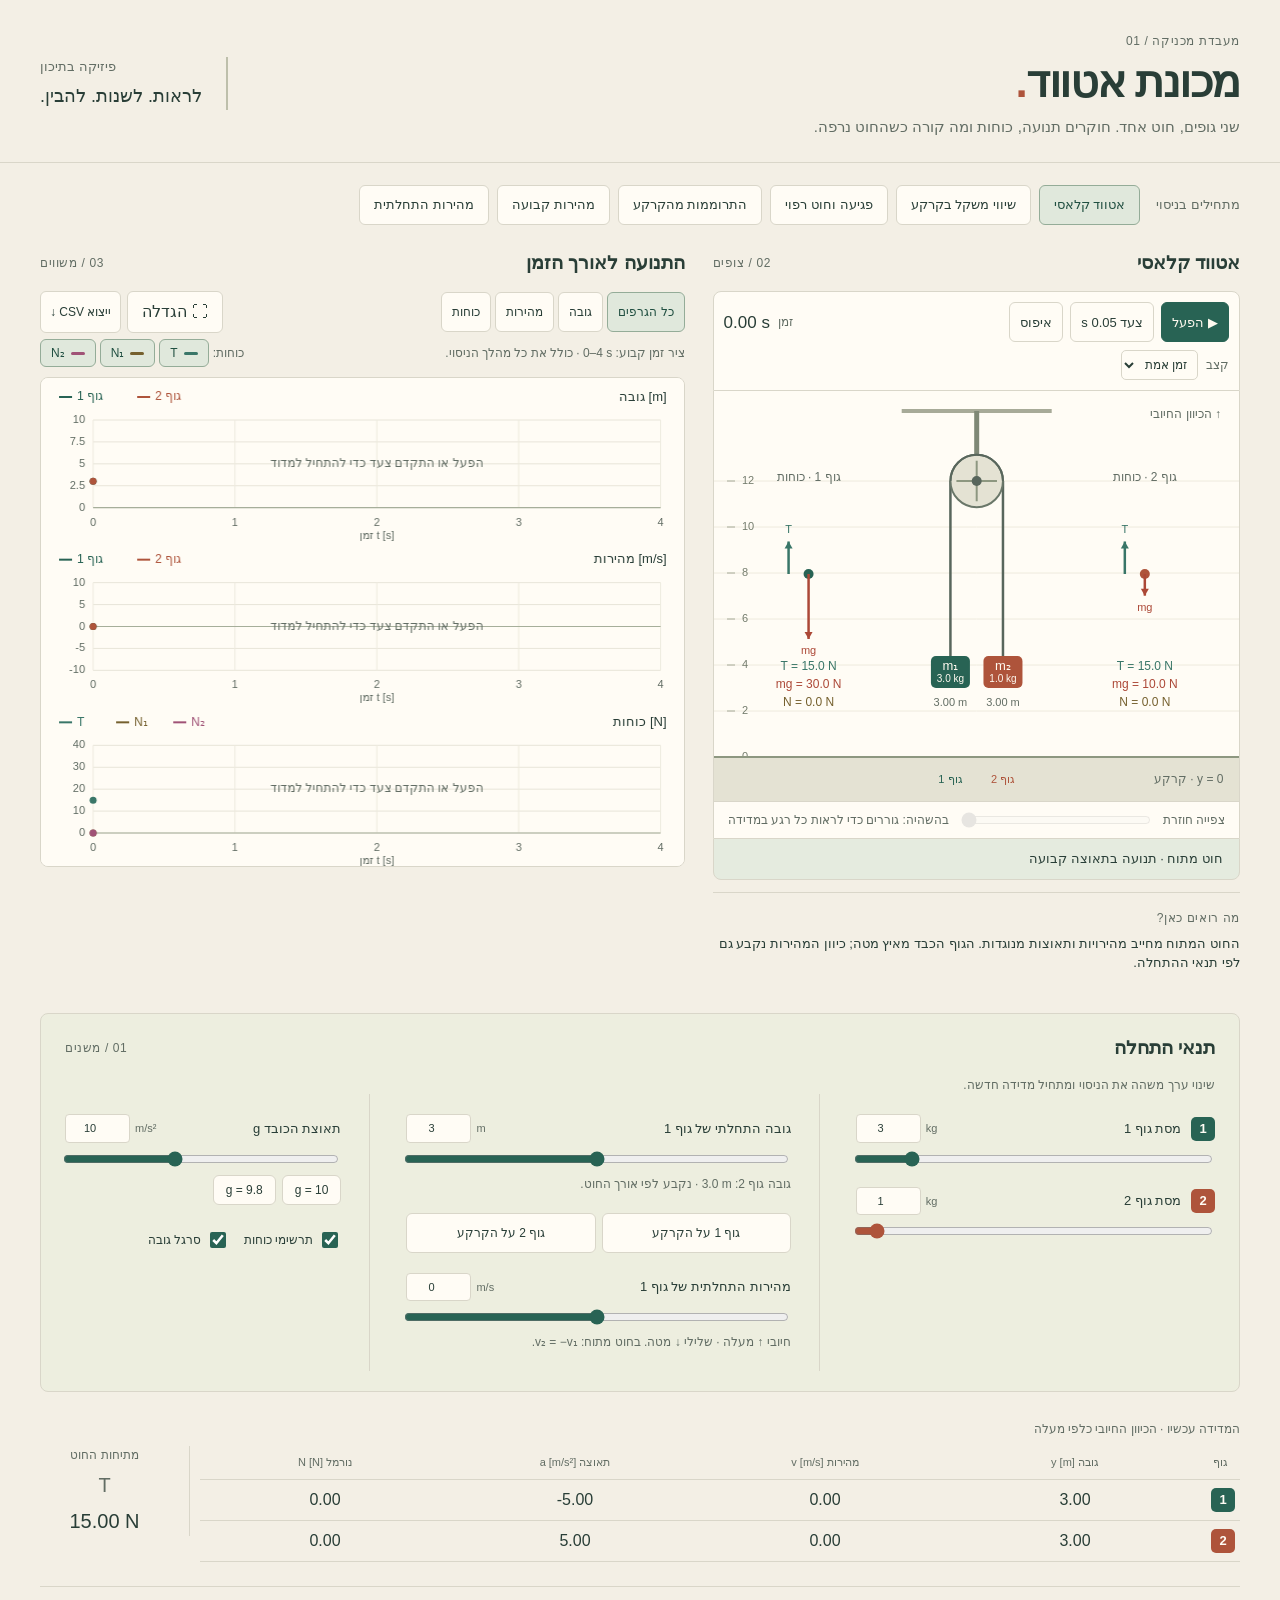
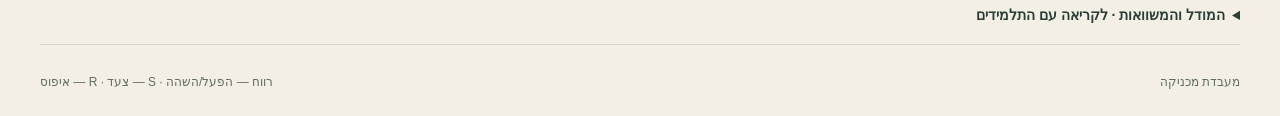
<file: index.html>
<!doctype html>
<html lang="he" dir="rtl">
<head><meta charset="utf-8"><meta name="viewport" content="width=device-width, initial-scale=1">
<title>מכונת אטווד · מעבדת מכניקה</title><link rel="stylesheet" href="style.css"></head>
<body>
<header class="app-header">
  <div class="brand"><span class="eyebrow">מעבדת מכניקה / 01</span><h1>מכונת אטווד<span class="title-dot">.</span></h1>
  <p>שני גופים, חוט אחד. חוקרים תנועה, כוחות ומה קורה כשהחוט נרפה.</p></div>
  <div class="header-note"><span>פיזיקה בתיכון</span><strong>לראות. לשנות. להבין.</strong></div>
</header>
<main>
<nav class="presets-bar" aria-label="בחירת ניסוי">
<span class="presets-label">מתחילים בניסוי</span>
<button class="preset-btn active" data-preset="classic" aria-pressed="true">אטווד קלאסי</button>
<button class="preset-btn" data-preset="ground_equilibrium" aria-pressed="false">שיווי משקל בקרקע</button>
<button class="preset-btn" data-preset="ground_impact" aria-pressed="false">פגיעה וחוט רפוי</button>
<button class="preset-btn" data-preset="liftoff" aria-pressed="false">התרוממות מהקרקע</button>
<button class="preset-btn" data-preset="equal_velocity" aria-pressed="false">מהירות קבועה</button>
<button class="preset-btn" data-preset="downward_push" aria-pressed="false">מהירות התחלתית</button>
</nav>
<div class="workspace">

<section class="experiment" aria-label="הדמיה ונתונים">
<div class="section-heading"><h2 id="experimentTitle">אטווד קלאסי</h2><span class="eyebrow">02 / צופים</span></div>
<div class="sim-toolbar">
<div class="action-buttons"><button id="btnPlayPause" class="btn-primary">▶ הפעל</button><button id="btnStep">צעד 0.05 s</button><button id="btnReset">איפוס</button></div>
<label class="speed-control" for="speedSelect">קצב <select id="speedSelect"><option value="1">זמן אמת</option><option value="0.5">×0.5</option><option value="0.2">×0.2</option></select></label>
<div class="time-readout"><span>זמן</span><bdi id="valTime">0.00 s</bdi></div></div>
<div class="canvas-container"><canvas id="simCanvas" role="img" aria-label="מכונת אטווד: גוף 1 משמאל, גוף 2 מימין, חוט וגלגלת. גובה נמדד מתחתית הגוף עד הקרקע."></canvas>
<span class="direction-note">↑ הכיוון החיובי</span></div>
<div class="replay-bar"><label for="replaySlider">צפייה חוזרת</label><input id="replaySlider" type="range" min="0" max="0" step="any" value="0" disabled aria-describedby="replayHint">
<button id="btnLive" hidden>חזרה לסוף ⇥</button><span id="replayHint" class="replay-hint">בהשהיה: גוררים כדי לראות כל רגע במדידה</span></div>
<div id="valStateBadge" class="status-badge" role="status">חוט מתוח</div>
<div class="learning-note"><span class="eyebrow">מה רואים כאן?</span><p id="stateExplanation"></p></div>
</section>
<section class="graphs-section" aria-label="גרפים של הניסוי">
<div class="section-heading"><h2>התנועה לאורך הזמן</h2><span class="eyebrow">03 / משווים</span></div>
<div class="graphs-header"><div class="graph-tabs" role="group" aria-label="סוג הגרף">
<button id="tabAll" class="tab-btn active" aria-pressed="true">כל הגרפים</button><button id="tabPos" class="tab-btn" aria-pressed="false">גובה</button><button id="tabVel" class="tab-btn" aria-pressed="false">מהירות</button><button id="tabForce" class="tab-btn" aria-pressed="false">כוחות</button></div>
<div class="graph-actions"><button id="btnExpand" aria-pressed="false" title="הגדלת הגרפים לכל החלון · רווח — הפעל/השהה · Esc — סגירה">⛶ הגדלה</button><button id="btnExportCSV">ייצוא CSV ↓</button></div></div>
<div class="graph-subbar"><p class="hint" id="graphPlanNote">ציר הזמן נקבע מראש לפי תנאי הניסוי ונשאר קבוע.</p>
<div id="forceToggles" class="series-toggles" role="group" aria-label="כוחות שמוצגים בגרף"><span>כוחות:</span><button class="series-btn" data-series="T" aria-pressed="true"><i style="--c:#397668"></i>T</button><button class="series-btn" data-series="N1" aria-pressed="true"><i style="--c:#75602e"></i>N₁</button><button class="series-btn" data-series="N2" aria-pressed="true"><i style="--c:#a05276"></i>N₂</button></div></div>
<div class="graph-canvas-container"><canvas id="graphCanvas" role="img" aria-label="גרפי גובה, מהירות ומתיחות ונורמל של שני הגופים כתלות בזמן"></canvas></div>
</section>
<aside class="controls-sidebar" aria-label="הגדרות הניסוי">
<div class="section-heading"><h2>תנאי התחלה</h2><span class="eyebrow">01 / משנים</span></div>
<p class="hint">שינוי ערך משהה את הניסוי ומתחיל מדידה חדשה.</p>
<div class="settings-grid">
<section class="settings-group" aria-label="מסות"><div class="control-group"><div class="control-header"><label for="inputM1"><span class="body-mark m1">1</span> מסת גוף 1</label>
<div class="control-input-wrap"><input id="inputM1" type="number" min="0.1" max="20" step="0.1" value="3"><span>kg</span></div></div>
<input aria-label="מסת גוף 1" id="sliderM1" type="range" min="0.1" max="20" step="0.1" value="3"></div>
<div class="control-group"><div class="control-header"><label for="inputM2"><span class="body-mark m2">2</span> מסת גוף 2</label>
<div class="control-input-wrap"><input id="inputM2" type="number" min="0.1" max="20" step="0.1" value="1"><span>kg</span></div></div>
<input aria-label="מסת גוף 2" id="sliderM2" type="range" min="0.1" max="20" step="0.1" value="1"></div>
</section>
<section class="settings-group" aria-label="מיקום ומהירות"><div class="control-group"><div class="control-header"><label for="inputY1">גובה התחלתי של גוף 1</label>
<div class="control-input-wrap"><input id="inputY1" type="number" min="0" max="6" step="0.1" value="3"><span>m</span></div></div>
<input aria-label="גובה התחלתי גוף 1" id="sliderY1" type="range" min="0" max="6" step="0.1" value="3">
<p class="hint">גובה גוף 2: <bdi id="initY2Label">3.0 m</bdi> · נקבע לפי אורך החוט.</p></div>
<div class="ground-actions"><button id="btnGround1">גוף 1 על הקרקע</button><button id="btnGround2">גוף 2 על הקרקע</button></div>
<div class="control-group"><div class="control-header"><label for="inputV1">מהירות התחלתית של גוף 1</label>
<div class="control-input-wrap"><input id="inputV1" type="number" min="-10" max="10" step="0.5" value="0"><span>m/s</span></div></div>
<input aria-label="מהירות התחלתית גוף 1" id="sliderV1" type="range" min="-10" max="10" step="0.5" value="0">
<p class="hint">חיובי ↑ מעלה · שלילי ↓ מטה. בחוט מתוח: <bdi>v₂ = −v₁</bdi>.</p></div>
</section>
<section class="settings-group" aria-label="כבידה ותצוגה"><div class="control-group"><div class="control-header"><label for="inputG">תאוצת הכובד <bdi>g</bdi></label>
<div class="control-input-wrap"><input id="inputG" type="number" min="0" max="25" step="0.1" value="10"><span>m/s²</span></div></div>
<input aria-label="תאוצת הכובד" id="sliderG" type="range" min="0" max="25" step="0.1" value="10">
<div class="quick-buttons"><button id="btnG10">g = 10</button><button id="btnG98">g = 9.8</button></div></div>
<div class="display-options"><label><input id="toggleFBD" type="checkbox" checked> תרשימי כוחות</label>
<label><input id="toggleRuler" type="checkbox" checked> סרגל גובה</label></div>
</section>
</div>
<p id="configNotice" class="notice" role="status" hidden></p>
</aside>
<section class="measurements-section" aria-label="מדידות הניסוי בזמן אמת">
<div class="measurement-table"><table><caption>המדידה עכשיו · הכיוון החיובי כלפי מעלה</caption><thead><tr><th>גוף</th><th>גובה <bdi>y [m]</bdi></th><th>מהירות <bdi>v [m/s]</bdi></th><th>תאוצה <bdi>a [m/s²]</bdi></th><th>נורמל <bdi>N [N]</bdi></th></tr></thead>
<tbody><tr class="row-m1"><th><span class="body-mark m1">1</span></th><td id="valY1"></td><td id="valV1"></td><td id="valA1"></td><td id="valN1"></td></tr>
<tr class="row-m2"><th><span class="body-mark m2">2</span></th><td id="valY2"></td><td id="valV2"></td><td id="valA2"></td><td id="valN2"></td></tr></tbody></table>
<div class="tension-readout"><span>מתיחות החוט <bdi>T</bdi></span><bdi id="valT">15.00 N</bdi></div></div>
</section>
</div>
<details id="theorySection" class="theory-section"><summary>המודל והמשוואות · לקריאה עם התלמידים</summary>
<div class="theory-content"><div><h3>כשהחוט מתוח ושני הגופים באוויר</h3><p>הכיוון החיובי מעלה לשני הגופים. התאוצות מנוגדות, גם כשהמהירות רגעית אפס.</p>
<div id="formulaBoxA" class="formula"></div><div id="formulaBoxT" class="formula"></div></div>
<div><h3>קרקע, חוט רפוי ומתקף</h3><p>גוף נח על הקרקע: <bdi>N + T − mg = 0</bdi>. בחוט רפוי: <bdi>T = 0</bdi>, ובאוויר <bdi>a = −g</bdi>. פגיעה בקרקע ומתיחת חוט מחדש מטופלות כאירועים לא אלסטיים; האנרגיה המכנית אינה נשמרת בהם. הגרפים מציגים כוחות רגילים לפני ואחרי האירוע; המתקף הרגעי אינו מוצג כשיא כוח סופי.</p>
<p>המודל משתמש בגלגלת ובחוט חסרי מסה וללא חיכוך. גובה נמדד מתחתית הגוף; גדלי הגופים והחיצים הם להמחשה. <span id="apparatusNote"></span> הקשת הקבועה סביב הגלגלת אינה נכללת באורך זה.</p></div></div>
</details>
<footer>מעבדת מכניקה <span>רווח — הפעל/השהה · S — צעד · R — איפוס</span></footer>
</main>
<script src="physics.js"></script><script src="planning.js"></script><script src="renderer.js"></script><script src="charts.js"></script><script src="app.js"></script>
</body></html>
</file>
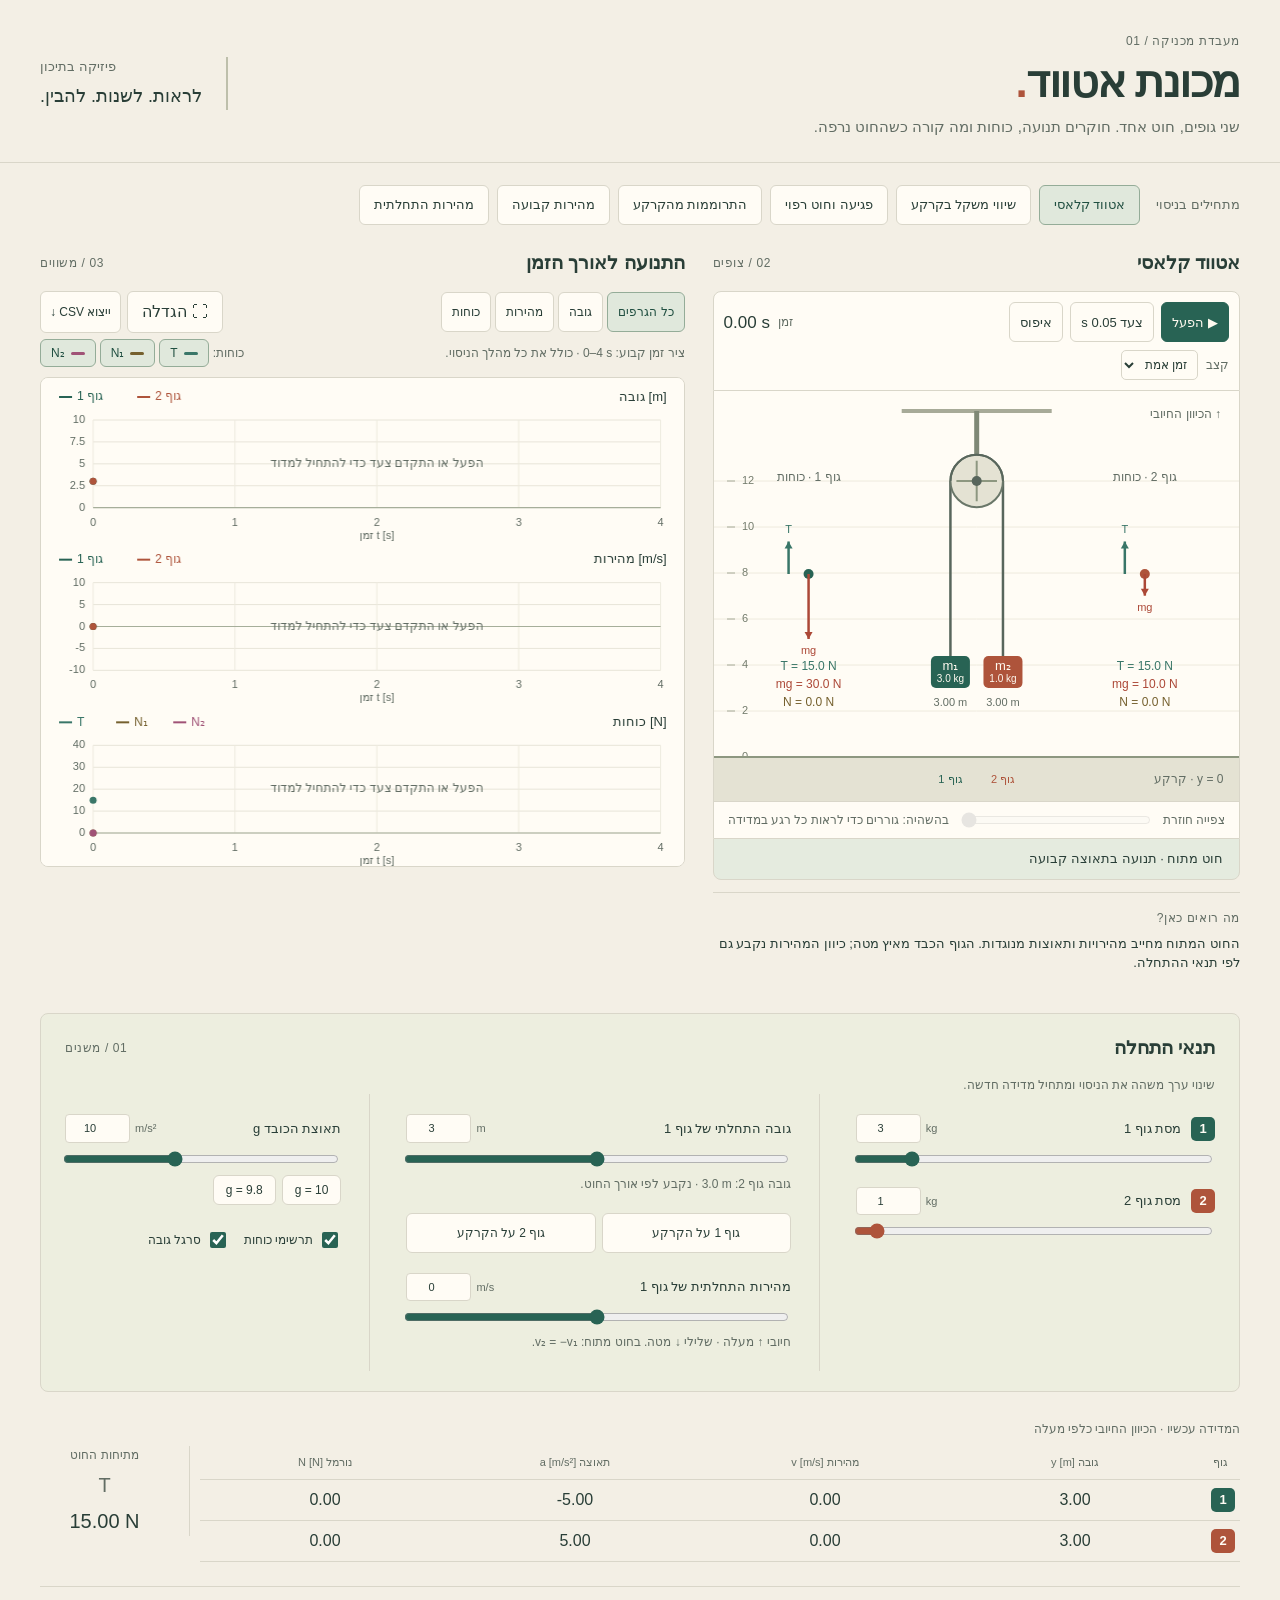
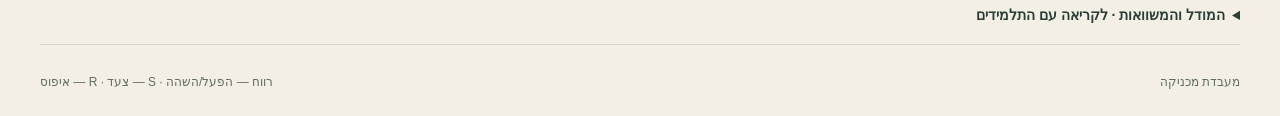
<file: atwood-lab.html>
<!doctype html>
<html lang="he" dir="rtl">
<head><meta charset="utf-8"><meta name="viewport" content="width=device-width, initial-scale=1">
<title>מכונת אטווד · מעבדת מכניקה</title><style>
:root{--paper:#f3efe5;--surface:#fffcf5;--ink:#293e37;--muted:#626d64;--line:#d9d6c9;--green:#286354;--clay:#ae543b;--color-m1:#286354;--color-m2:#ae543b}
*{box-sizing:border-box}body{margin:0;background:var(--paper);color:var(--ink);font-family:"Segoe UI",Arial,sans-serif;line-height:1.5}button,input,select{font:inherit}button,select{cursor:pointer}button{background:var(--surface);color:var(--ink);border:1px solid var(--line);border-radius:6px;padding:8px 14px;min-height:40px;transition:background .15s}button:hover{background:#e9eadf}button.active,button[aria-pressed=true]{background:#e0e8dc;border-color:#94ac98;color:#204f41}button:disabled{opacity:.5;cursor:default}:focus-visible{outline:3px solid #c17d35;outline-offset:3px}button.btn-primary{background:var(--green);border-color:var(--green);color:#fffaf0}button.btn-primary:hover{background:#204f41}.app-header{max-width:1450px;margin:auto;padding:28px 40px 23px;display:flex;align-items:center;justify-content:space-between;gap:24px;border-bottom:1px solid var(--line)}.eyebrow{font-size:12px;letter-spacing:.05em;color:var(--muted)}h1{font-size:44px;line-height:1.1;margin:6px 0 10px;font-weight:650;letter-spacing:-1.5px}.title-dot{color:var(--clay)}.brand p{margin:0;color:var(--muted);font-size:15px}.header-note{text-align:left;border-right:2px solid #bdbfab;padding-right:24px}.header-note span,.header-note strong{display:block}.header-note span{color:var(--muted);font-size:13px}.header-note strong{font-size:18px;font-weight:500;margin-top:6px}main{max-width:1450px;margin:auto;padding:22px 40px 0}.presets-bar{display:flex;flex-wrap:wrap;align-items:center;gap:8px;margin-bottom:24px}.presets-label{font-size:13px;color:var(--muted);margin-left:8px}.preset-btn{font-size:13px}.workspace{display:grid;grid-template-columns:300px minmax(0,1fr);gap:30px}.controls-sidebar{padding:0 0 8px 28px;border-left:1px solid var(--line);min-width:0}.section-heading{display:flex;align-items:center;justify-content:space-between;gap:16px;margin-bottom:14px}h2{font-size:19px;font-weight:600;margin:0}h3{font-size:16px;font-weight:600;margin:0 0 8px}.hint{font-size:12px;color:var(--muted);margin:8px 0 15px}.control-group{margin:20px 0}.control-header{display:flex;align-items:center;justify-content:space-between;gap:8px;margin-bottom:8px}.control-header label{font-size:13px}.body-mark{display:inline-flex;align-items:center;justify-content:center;width:24px;height:24px;border-radius:5px;color:var(--surface);font-size:13px;font-weight:650;margin-left:6px}.m1{background:var(--green)}.m2{background:var(--clay)}.control-input-wrap{display:flex;align-items:center;direction:ltr;gap:5px;font-size:11px;color:var(--muted)}input[type=number]{width:65px;padding:5px 3px;border:1px solid var(--line);border-radius:4px;background:var(--surface);color:var(--ink);text-align:center;direction:ltr;font-variant-numeric:tabular-nums}input[type=range]{display:block;width:100%;accent-color:var(--green);direction:ltr;cursor:pointer}#sliderM2{accent-color:var(--clay)}input[type=checkbox]{accent-color:var(--green);width:16px;height:16px}.quick-buttons{display:flex;gap:6px;margin-top:8px}.quick-buttons button{font-size:12px;min-height:30px;padding:3px 12px}.ground-actions{display:flex;gap:6px}.ground-actions button{font-size:12px;padding:7px 9px;flex:1}hr{border:0;border-top:1px solid var(--line);margin:22px 0}.display-options{display:flex;flex-wrap:wrap;gap:15px;font-size:12px}.display-options label{display:flex;gap:5px;align-items:center}.notice{background:#f6e5ce;color:#744719;font-size:12px;border-right:3px solid #ba7c38;padding:10px}.experiment{min-width:0}.sim-toolbar{display:flex;align-items:center;flex-wrap:wrap;gap:16px;background:var(--surface);padding:12px 16px;border:1px solid var(--line);border-radius:8px 8px 0 0}.action-buttons{display:flex;gap:7px}.action-buttons button{font-size:13px}.speed-control{font-size:12px;color:var(--muted);display:flex;gap:8px;align-items:center}select{padding:6px;background:var(--surface);color:var(--ink);border:1px solid var(--line);border-radius:5px}.time-readout{display:flex;align-items:center;gap:8px;margin-right:auto;font-size:12px;color:var(--muted)}.time-readout bdi{font-size:20px;color:var(--ink);font-variant-numeric:tabular-nums}.canvas-container{height:410px;position:relative;border-left:1px solid var(--line);border-right:1px solid var(--line);background:var(--surface)}canvas{display:block;width:100%;height:100%}.direction-note{position:absolute;right:18px;top:14px;font-size:12px;color:var(--muted)}.status-badge{padding:10px 16px;border:1px solid var(--line);border-radius:0 0 8px 8px;background:#e5ebdf;font-size:13px}.status-slack{background:#f5e5d2;color:#774626}.status-limit{background:#f5e5d2;color:#774626}.measurement-table{display:flex;align-items:center;gap:20px;margin-top:18px}table{border-collapse:collapse;width:100%;font-size:13px;table-layout:fixed}caption{text-align:right;font-size:12px;color:var(--muted);margin-bottom:8px}th,td{padding:8px 4px;text-align:center;border-bottom:1px solid var(--line)}thead th{font-size:11px;font-weight:500;color:var(--muted)}tbody td{direction:ltr;font-variant-numeric:tabular-nums;font-size:16px}th:first-child{width:40px}.tension-readout{flex:0 0 135px;border-right:1px solid var(--line);padding-right:20px;text-align:center}.tension-readout span{display:block;font-size:12px;color:var(--muted)}.tension-readout bdi{display:block;font-size:25px;margin-top:8px;font-variant-numeric:tabular-nums}.learning-note{display:flex;align-items:baseline;gap:16px;margin-top:18px;padding:12px 0;border-top:1px solid var(--line)}.learning-note .eyebrow{flex-shrink:0}.learning-note p{margin:0;font-size:13px;color:var(--ink)}.graphs-section{margin-top:34px;padding-top:25px;border-top:1px solid var(--line)}.graphs-header{display:flex;align-items:center;justify-content:space-between;gap:14px;flex-wrap:wrap}.graph-tabs{display:flex;gap:5px}.graph-tabs button{font-size:13px}#btnExportCSV{font-size:12px}.graph-canvas-container{height:510px;background:var(--surface);border:1px solid var(--line);border-radius:8px;overflow:hidden}.theory-section{margin:24px 0;border-top:1px solid var(--line);border-bottom:1px solid var(--line);padding:18px 0}.theory-section summary{cursor:pointer;font-size:14px;font-weight:600}.theory-content{display:grid;grid-template-columns:1fr 1fr;gap:40px;margin-top:22px}.theory-content p{font-size:13px;color:var(--muted)}.formula{direction:ltr;text-align:left;font-size:15px;font-family:Consolas,monospace;background:var(--surface);padding:10px;margin-top:8px;overflow-wrap:anywhere}footer{display:flex;justify-content:space-between;color:var(--muted);font-size:12px;padding:4px 0 25px}bdi{font-variant-numeric:tabular-nums}
@media(min-width:1500px){.canvas-container{height:460px}}
@media(max-width:1050px){main{padding:20px 24px 0}.app-header{padding:25px 24px}.workspace{grid-template-columns:260px minmax(0,1fr);gap:20px}.controls-sidebar{padding-left:20px}.measurement-table{gap:8px}.tension-readout{flex-basis:100px;padding-right:8px}.sim-toolbar{gap:10px}.time-readout{margin-right:0}.header-note{display:none}}
@media(max-width:760px){h1{font-size:36px}.app-header{padding:23px 18px}.brand p{font-size:13px}main{padding:18px 16px 0}.workspace{display:flex;flex-direction:column}.controls-sidebar{border:1px solid var(--line);border-radius:8px;padding:16px;background:#edeedf;order:2}.experiment{order:1}.presets-label{width:100%}.preset-btn{flex:1 1 135px}.canvas-container{height:400px}.sim-toolbar{padding:10px}.time-readout{margin-right:auto}.measurement-table{flex-wrap:wrap}.tension-readout{border:0;display:flex;align-items:center;gap:15px;padding:0}.tension-readout bdi{margin:0;font-size:21px}.learning-note{display:block}.learning-note p{margin-top:5px}.theory-content{grid-template-columns:1fr;gap:20px}footer{gap:16px;flex-wrap:wrap}.graph-canvas-container{height:590px}.graphs-section{margin-top:25px}}
@media(max-width:380px){.action-buttons button{padding:7px 9px;font-size:12px}.graph-tabs{width:100%}.graph-tabs button{flex:1;padding:7px}tbody td{font-size:14px}.measurement-table{gap:12px}.section-heading .eyebrow{font-size:10px}}


/* Simultaneous motion and live graphs on classroom / laptop screens. */
@media (min-width:761px){
  main,.app-header{max-width:1650px}
  .workspace{grid-template-columns:240px minmax(0,1fr) minmax(0,1fr);gap:22px;align-items:start}
  .controls-sidebar{padding-left:20px}
  .experiment{grid-column:2;grid-row:1}
  .graphs-section{grid-column:3;grid-row:1;margin:0;padding:0;border:0;min-width:0}
  .sim-toolbar{display:grid;grid-template-columns:1fr auto;gap:8px;padding:10px}
  .action-buttons{grid-column:1;grid-row:1}
  .action-buttons button{padding:7px 10px}
  .time-readout{grid-column:2;grid-row:1;margin:0}
  .time-readout bdi{font-size:17px}
  .speed-control{grid-column:1/-1;grid-row:2}
  .canvas-container{height:clamp(310px,calc(100dvh - 430px),410px)}
  .graphs-header{gap:8px}
  .graph-tabs{gap:4px}
  .graph-tabs button{padding:7px 10px;font-size:12px}
  #btnExportCSV{padding:7px 9px}
  .graph-canvas-container{height:clamp(360px,calc(100dvh - 410px),510px)}
  .measurement-table{flex-wrap:wrap;gap:10px;margin-top:12px}
  .tension-readout{flex:auto;border:0;padding:0;display:flex;align-items:center;gap:12px;text-align:right}
  .tension-readout bdi{margin:0;font-size:20px}
  .learning-note{display:block;margin-top:12px}
  .learning-note p{margin-top:5px}
}
@media (min-width:761px) and (max-width:1150px){
  .workspace{grid-template-columns:repeat(2,minmax(0,1fr));gap:24px}
  .experiment{grid-column:1;grid-row:1}
  .graphs-section{grid-column:2;grid-row:1}
  .controls-sidebar{grid-column:1/-1;grid-row:2;border:1px solid var(--line);border-radius:8px;padding:20px;max-width:560px;width:100%;justify-self:center;background:#edeedf}
}
@media (min-width:761px) and (max-height:820px){
  .app-header{padding:14px 24px}
  h1{font-size:34px;margin:4px 0 6px}
  .brand p{font-size:13px}
  main{padding-top:14px}
  .presets-bar{margin-bottom:14px}
  .section-heading{margin-bottom:8px}
  .graph-subbar{margin:4px 0 6px}
  .graph-canvas-container{height:clamp(280px,calc(100dvh - 380px),440px)}
}
@media (max-width:760px){
  .graphs-section{order:2;min-width:0;width:100%;margin-top:14px}
  .controls-sidebar{order:3;margin-top:12px}
}

@media (min-width:761px) and (max-width:1050px){
  .presets-label{display:none}
  .preset-btn{font-size:12px;padding:6px 10px;min-height:34px}
  .presets-bar{gap:6px}
}


/* Parameters below; reserve the upper workspace for motion and larger plots. */
@media(min-width:761px){
  .workspace{grid-template-columns:minmax(0,.9fr) minmax(0,1.1fr);gap:28px}
  .experiment{grid-column:1;grid-row:1}
  .graphs-section{grid-column:2;grid-row:1}
  .controls-sidebar{grid-column:1/-1;grid-row:2;border:1px solid var(--line);border-radius:8px;padding:20px 24px;max-width:none;width:100%;background:#edeedf;justify-self:stretch}
  .controls-sidebar>.hint{margin-bottom:0}
  .settings-grid{display:grid;grid-template-columns:1fr 1.15fr .85fr;gap:36px}
  .settings-group{min-width:0}
  .settings-group+.settings-group{border-right:1px solid var(--line);padding-right:28px}
  .settings-group .display-options{margin-top:24px}
}
@media(min-width:761px) and (max-width:1000px){
  .workspace{grid-template-columns:repeat(2,minmax(0,1fr));gap:22px}
  .settings-grid{gap:20px}
  .settings-group+.settings-group{padding-right:16px}
}
@media(max-width:760px){
  .settings-grid{display:block}
}

@media(min-width:761px){
  .graph-canvas-container{height:clamp(300px,calc(100dvh - 410px),490px)}
}

@media(min-width:761px) and (max-width:1050px){
  .graph-actions button{padding:6px 9px;font-size:12px;min-height:34px}
  .graph-tabs button{padding:6px 8px;font-size:12px}
  .series-btn{padding:2px 7px;font-size:11px}
}


/* Live numerical measurements follow the experiment parameters. */
.measurements-section{min-width:0}
.measurements-section .measurement-table{margin-top:0}
@media(min-width:761px){
  .measurements-section{grid-column:1/-1;grid-row:3}
  .measurements-section .measurement-table{flex-wrap:nowrap}
  .measurements-section .tension-readout{flex:0 0 150px;display:block;border-right:1px solid var(--line);padding-right:20px;text-align:center}
  .measurements-section .tension-readout bdi{margin-top:6px}
}
@media(max-width:760px){
  .measurements-section{order:4}
}

/* Replay scrubber between the machine and its status line. */
.replay-bar{display:flex;align-items:center;gap:10px;padding:8px 14px;background:var(--surface);border:1px solid var(--line);border-bottom:0;font-size:12px;color:var(--muted)}
.replay-bar label{flex-shrink:0}
.replay-bar input[type=range]{flex:1;min-width:80px}
.replay-bar input[type=range]:disabled{opacity:.45;cursor:default}
.replay-bar button{font-size:12px;min-height:30px;padding:3px 10px;flex-shrink:0}
.replay-hint{flex-shrink:0}
@media(max-width:1150px){.replay-hint{display:none}}

/* Graph controls: force toggles and full-window graphs. */
.graph-actions{display:flex;gap:6px}
.graph-subbar{display:flex;align-items:center;justify-content:space-between;flex-wrap:wrap;gap:6px 12px;margin:6px 0 10px}
.graph-subbar .hint{margin:0}
.series-toggles{display:flex;align-items:center;gap:4px;font-size:12px;color:var(--muted)}
.series-toggles[hidden]{display:none}
.series-btn{display:inline-flex;align-items:center;gap:6px;min-height:28px;padding:2px 10px;font-size:12px}
.series-btn i{display:inline-block;width:14px;height:3px;border-radius:2px;background:var(--c)}
.series-btn[aria-pressed=false]{background:var(--surface);border-color:var(--line);color:var(--muted);text-decoration:line-through;opacity:.65}
.series-btn[aria-pressed=false] i{background:#c9c6b8}
body.graphs-open{overflow:hidden}
.graphs-section.expanded{position:fixed;inset:0;z-index:50;margin:0;padding:16px 24px;border:0;background:var(--paper);display:flex;flex-direction:column}
.graphs-section.expanded .graph-canvas-container{flex:1;min-height:0;height:auto}

</style></head>
<body>
<header class="app-header">
  <div class="brand"><span class="eyebrow">מעבדת מכניקה / 01</span><h1>מכונת אטווד<span class="title-dot">.</span></h1>
  <p>שני גופים, חוט אחד. חוקרים תנועה, כוחות ומה קורה כשהחוט נרפה.</p></div>
  <div class="header-note"><span>פיזיקה בתיכון</span><strong>לראות. לשנות. להבין.</strong></div>
</header>
<main>
<nav class="presets-bar" aria-label="בחירת ניסוי">
<span class="presets-label">מתחילים בניסוי</span>
<button class="preset-btn active" data-preset="classic" aria-pressed="true">אטווד קלאסי</button>
<button class="preset-btn" data-preset="ground_equilibrium" aria-pressed="false">שיווי משקל בקרקע</button>
<button class="preset-btn" data-preset="ground_impact" aria-pressed="false">פגיעה וחוט רפוי</button>
<button class="preset-btn" data-preset="liftoff" aria-pressed="false">התרוממות מהקרקע</button>
<button class="preset-btn" data-preset="equal_velocity" aria-pressed="false">מהירות קבועה</button>
<button class="preset-btn" data-preset="downward_push" aria-pressed="false">מהירות התחלתית</button>
</nav>
<div class="workspace">

<section class="experiment" aria-label="הדמיה ונתונים">
<div class="section-heading"><h2 id="experimentTitle">אטווד קלאסי</h2><span class="eyebrow">02 / צופים</span></div>
<div class="sim-toolbar">
<div class="action-buttons"><button id="btnPlayPause" class="btn-primary">▶ הפעל</button><button id="btnStep">צעד 0.05 s</button><button id="btnReset">איפוס</button></div>
<label class="speed-control" for="speedSelect">קצב <select id="speedSelect"><option value="1">זמן אמת</option><option value="0.5">×0.5</option><option value="0.2">×0.2</option></select></label>
<div class="time-readout"><span>זמן</span><bdi id="valTime">0.00 s</bdi></div></div>
<div class="canvas-container"><canvas id="simCanvas" role="img" aria-label="מכונת אטווד: גוף 1 משמאל, גוף 2 מימין, חוט וגלגלת. גובה נמדד מתחתית הגוף עד הקרקע."></canvas>
<span class="direction-note">↑ הכיוון החיובי</span></div>
<div class="replay-bar"><label for="replaySlider">צפייה חוזרת</label><input id="replaySlider" type="range" min="0" max="0" step="any" value="0" disabled aria-describedby="replayHint">
<button id="btnLive" hidden>חזרה לסוף ⇥</button><span id="replayHint" class="replay-hint">בהשהיה: גוררים כדי לראות כל רגע במדידה</span></div>
<div id="valStateBadge" class="status-badge" role="status">חוט מתוח</div>
<div class="learning-note"><span class="eyebrow">מה רואים כאן?</span><p id="stateExplanation"></p></div>
</section>
<section class="graphs-section" aria-label="גרפים של הניסוי">
<div class="section-heading"><h2>התנועה לאורך הזמן</h2><span class="eyebrow">03 / משווים</span></div>
<div class="graphs-header"><div class="graph-tabs" role="group" aria-label="סוג הגרף">
<button id="tabAll" class="tab-btn active" aria-pressed="true">כל הגרפים</button><button id="tabPos" class="tab-btn" aria-pressed="false">גובה</button><button id="tabVel" class="tab-btn" aria-pressed="false">מהירות</button><button id="tabForce" class="tab-btn" aria-pressed="false">כוחות</button></div>
<div class="graph-actions"><button id="btnExpand" aria-pressed="false" title="הגדלת הגרפים לכל החלון · רווח — הפעל/השהה · Esc — סגירה">⛶ הגדלה</button><button id="btnExportCSV">ייצוא CSV ↓</button></div></div>
<div class="graph-subbar"><p class="hint" id="graphPlanNote">ציר הזמן נקבע מראש לפי תנאי הניסוי ונשאר קבוע.</p>
<div id="forceToggles" class="series-toggles" role="group" aria-label="כוחות שמוצגים בגרף"><span>כוחות:</span><button class="series-btn" data-series="T" aria-pressed="true"><i style="--c:#397668"></i>T</button><button class="series-btn" data-series="N1" aria-pressed="true"><i style="--c:#75602e"></i>N₁</button><button class="series-btn" data-series="N2" aria-pressed="true"><i style="--c:#a05276"></i>N₂</button></div></div>
<div class="graph-canvas-container"><canvas id="graphCanvas" role="img" aria-label="גרפי גובה, מהירות ומתיחות ונורמל של שני הגופים כתלות בזמן"></canvas></div>
</section>
<aside class="controls-sidebar" aria-label="הגדרות הניסוי">
<div class="section-heading"><h2>תנאי התחלה</h2><span class="eyebrow">01 / משנים</span></div>
<p class="hint">שינוי ערך משהה את הניסוי ומתחיל מדידה חדשה.</p>
<div class="settings-grid">
<section class="settings-group" aria-label="מסות"><div class="control-group"><div class="control-header"><label for="inputM1"><span class="body-mark m1">1</span> מסת גוף 1</label>
<div class="control-input-wrap"><input id="inputM1" type="number" min="0.1" max="20" step="0.1" value="3"><span>kg</span></div></div>
<input aria-label="מסת גוף 1" id="sliderM1" type="range" min="0.1" max="20" step="0.1" value="3"></div>
<div class="control-group"><div class="control-header"><label for="inputM2"><span class="body-mark m2">2</span> מסת גוף 2</label>
<div class="control-input-wrap"><input id="inputM2" type="number" min="0.1" max="20" step="0.1" value="1"><span>kg</span></div></div>
<input aria-label="מסת גוף 2" id="sliderM2" type="range" min="0.1" max="20" step="0.1" value="1"></div>
</section>
<section class="settings-group" aria-label="מיקום ומהירות"><div class="control-group"><div class="control-header"><label for="inputY1">גובה התחלתי של גוף 1</label>
<div class="control-input-wrap"><input id="inputY1" type="number" min="0" max="6" step="0.1" value="3"><span>m</span></div></div>
<input aria-label="גובה התחלתי גוף 1" id="sliderY1" type="range" min="0" max="6" step="0.1" value="3">
<p class="hint">גובה גוף 2: <bdi id="initY2Label">3.0 m</bdi> · נקבע לפי אורך החוט.</p></div>
<div class="ground-actions"><button id="btnGround1">גוף 1 על הקרקע</button><button id="btnGround2">גוף 2 על הקרקע</button></div>
<div class="control-group"><div class="control-header"><label for="inputV1">מהירות התחלתית של גוף 1</label>
<div class="control-input-wrap"><input id="inputV1" type="number" min="-10" max="10" step="0.5" value="0"><span>m/s</span></div></div>
<input aria-label="מהירות התחלתית גוף 1" id="sliderV1" type="range" min="-10" max="10" step="0.5" value="0">
<p class="hint">חיובי ↑ מעלה · שלילי ↓ מטה. בחוט מתוח: <bdi>v₂ = −v₁</bdi>.</p></div>
</section>
<section class="settings-group" aria-label="כבידה ותצוגה"><div class="control-group"><div class="control-header"><label for="inputG">תאוצת הכובד <bdi>g</bdi></label>
<div class="control-input-wrap"><input id="inputG" type="number" min="0" max="25" step="0.1" value="10"><span>m/s²</span></div></div>
<input aria-label="תאוצת הכובד" id="sliderG" type="range" min="0" max="25" step="0.1" value="10">
<div class="quick-buttons"><button id="btnG10">g = 10</button><button id="btnG98">g = 9.8</button></div></div>
<div class="display-options"><label><input id="toggleFBD" type="checkbox" checked> תרשימי כוחות</label>
<label><input id="toggleRuler" type="checkbox" checked> סרגל גובה</label></div>
</section>
</div>
<p id="configNotice" class="notice" role="status" hidden></p>
</aside>
<section class="measurements-section" aria-label="מדידות הניסוי בזמן אמת">
<div class="measurement-table"><table><caption>המדידה עכשיו · הכיוון החיובי כלפי מעלה</caption><thead><tr><th>גוף</th><th>גובה <bdi>y [m]</bdi></th><th>מהירות <bdi>v [m/s]</bdi></th><th>תאוצה <bdi>a [m/s²]</bdi></th><th>נורמל <bdi>N [N]</bdi></th></tr></thead>
<tbody><tr class="row-m1"><th><span class="body-mark m1">1</span></th><td id="valY1"></td><td id="valV1"></td><td id="valA1"></td><td id="valN1"></td></tr>
<tr class="row-m2"><th><span class="body-mark m2">2</span></th><td id="valY2"></td><td id="valV2"></td><td id="valA2"></td><td id="valN2"></td></tr></tbody></table>
<div class="tension-readout"><span>מתיחות החוט <bdi>T</bdi></span><bdi id="valT">15.00 N</bdi></div></div>
</section>
</div>
<details id="theorySection" class="theory-section"><summary>המודל והמשוואות · לקריאה עם התלמידים</summary>
<div class="theory-content"><div><h3>כשהחוט מתוח ושני הגופים באוויר</h3><p>הכיוון החיובי מעלה לשני הגופים. התאוצות מנוגדות, גם כשהמהירות רגעית אפס.</p>
<div id="formulaBoxA" class="formula"></div><div id="formulaBoxT" class="formula"></div></div>
<div><h3>קרקע, חוט רפוי ומתקף</h3><p>גוף נח על הקרקע: <bdi>N + T − mg = 0</bdi>. בחוט רפוי: <bdi>T = 0</bdi>, ובאוויר <bdi>a = −g</bdi>. פגיעה בקרקע ומתיחת חוט מחדש מטופלות כאירועים לא אלסטיים; האנרגיה המכנית אינה נשמרת בהם. הגרפים מציגים כוחות רגילים לפני ואחרי האירוע; המתקף הרגעי אינו מוצג כשיא כוח סופי.</p>
<p>המודל משתמש בגלגלת ובחוט חסרי מסה וללא חיכוך. גובה נמדד מתחתית הגוף; גדלי הגופים והחיצים הם להמחשה. <span id="apparatusNote"></span> הקשת הקבועה סביב הגלגלת אינה נכללת באורך זה.</p></div></div>
</details>
<footer>מעבדת מכניקה <span>רווח — הפעל/השהה · S — צעד · R — איפוס</span></footer>
</main>
<script>
/* Upward-positive ideal Atwood model. Exact motion between contact events.
 * stringLength = effective length of the two straight rope segments.
 * Ground impact and rope retightening are perfectly inelastic.
 */
(function(root,factory){
  if(typeof module==='object'&&module.exports) module.exports=factory();
  else root.AtwoodPhysics=factory();
})(typeof self!=='undefined'?self:this,function(){
  const EPS=1e-9, clean=x=>Math.abs(x)<EPS?0:x;
  function finite(value,fallback){
    const n=Number(value===undefined?fallback:value);
    if(!Number.isFinite(n)) throw new RangeError('יש להזין מספר סופי');
    return n;
  }
  function crossing(p,v,a,direction){
    let roots=[];
    if(Math.abs(a)<EPS){if(Math.abs(v)>EPS) roots=[-p/v];}
    else {const d=v*v-2*a*p;if(d>=0) roots=[(-v-Math.sqrt(d))/a,(-v+Math.sqrt(d))/a];}
    return Math.min(...roots.filter(t=>t>=-1e-10&&direction*(v+a*t)>EPS).map(t=>Math.max(0,t)),Infinity);
  }
  class AtwoodSimulation {
    constructor(o={}){this.setParameters(o);this.reset();}
    setParameters(o={}){
      this.m1=finite(o.m1,3);this.m2=finite(o.m2,1);this.g=finite(o.g,10);
      this.pulleyHeight=finite(o.pulleyHeight,8);this.stringLength=finite(o.stringLength,10);
      this.pulleyRadius=finite(o.pulleyRadius,.45);
      this.stopAtPulley=o.stopAtPulley!==false;
      this.ropeSum=2*this.pulleyHeight-this.stringLength;
      this.upperLimit=this.pulleyHeight-.7;
      this.initY1=finite(o.initY1,3);
      this.initY2=finite(o.initY2,this.ropeSum-this.initY1);
      this.initV1=finite(o.initV1,0);
      this.initV2=finite(o.initV2,Math.abs(this.initY1+this.initY2-this.ropeSum)<EPS?-this.initV1:0);
      if(this.m1<=0||this.m2<=0||this.g<0||this.pulleyRadius<=0||this.ropeSum<0||
         this.initY1<0||this.initY2<0||this.initY1>this.upperLimit||this.initY2>this.upperLimit||
         this.initY1+this.initY2<this.ropeSum-EPS)
        throw new RangeError('פרמטרים לא תקינים או גבהים שאינם תואמים לאורך החוט');
    }
    reset(){
      this.time=0;this.y1=this.initY1;this.y2=this.initY2;
      this.v1=this.initV1;this.v2=this.initV2;this.pulleyAngle=0;this.boundaryReached=false;
      if(this.y1===0&&this.v1<0)this.v1=0;
      if(this.y2===0&&this.v2<0)this.v2=0;
      if(this.y1+this.y2<=this.ropeSum+EPS&&this.v1+this.v2<-EPS)this.retighten();
      this.computeForces();
    }
    retighten(){
      let u=(this.m1*this.v1-this.m2*this.v2)/(this.m1+this.m2);
      if((this.y1<=EPS&&u<0)||(this.y2<=EPS&&u>0))u=0;
      this.v1=clean(u);this.v2=clean(-u);
    }
    computeForces(){
      if(this.y1+this.y2<=this.ropeSum+EPS&&this.v1+this.v2<-EPS){
        this.retighten();
      }
      const ground1=this.y1<=EPS&&this.v1<=EPS,ground2=this.y2<=EPS&&this.v2<=EPS;
      this.N1=0;this.N2=0;this.T=0;this.a1=0;this.a2=0;
      this.isSlack=this.y1+this.y2>this.ropeSum+EPS||this.v1+this.v2>EPS||(ground1&&ground2);
      if(this.isSlack){
        this.a1=ground1?0:-this.g;this.N1=ground1?this.m1*this.g:0;
        this.a2=ground2?0:-this.g;this.N2=ground2?this.m2*this.g:0;
        this.stateType=ground1&&ground2?'BOTH_GROUND':'SLACK';
        this.stateDescription=ground1&&ground2?'שני הגופים על הקרקע · חוט רפוי':'חוט רפוי · T = 0 · הגוף שבאוויר בנפילה חופשית';
      }else if(ground1&&this.m1>=this.m2&&Math.abs(this.v2)<EPS){
        this.T=this.m2*this.g;this.N1=(this.m1-this.m2)*this.g;
        this.stateType='EQUILIBRIUM_1';this.stateDescription='שיווי משקל · גוף 1 על הקרקע';
      }else if(ground2&&this.m2>=this.m1&&Math.abs(this.v1)<EPS){
        this.T=this.m1*this.g;this.N2=(this.m2-this.m1)*this.g;
        this.stateType='EQUILIBRIUM_2';this.stateDescription='שיווי משקל · גוף 2 על הקרקע';
      }else{
        this.a1=(this.m2-this.m1)/(this.m1+this.m2)*this.g;this.a2=-this.a1;
        this.T=2*this.m1*this.m2/(this.m1+this.m2)*this.g;
        this.stateType=ground1||ground2?'LIFT_OFF':'TAUT_MOTION';
        this.stateDescription=ground1||ground2?'התרוממות מהקרקע · N = 0':
          Math.abs(this.a1)<EPS?'חוט מתוח · מהירות קבועה (a = 0)':'חוט מתוח · תנועה בתאוצה קבועה';
      }
      for(const key of ['a1','a2','v1','v2','T','N1','N2'])this[key]=clean(this[key]);
      if(this.boundaryReached){this.stateType='LIMIT';this.stateDescription='ההדמיה נעצרה: גוף הגיע לגבול העליון של המתקן';}
    }
    step(dt){
      if(!Number.isFinite(dt)||dt<=0||this.boundaryReached)return;
      let remaining=dt,guard=0;
      while(remaining>1e-10&&guard++<1000){
        this.computeForces();
        let duration=remaining,event=null;
        const consider=(t,kind)=>{if(t<=duration){duration=t;event=kind;}};
        consider(crossing(this.y1,this.v1,this.a1,-1),'ground1');
        consider(crossing(this.y2,this.v2,this.a2,-1),'ground2');
        if(this.stopAtPulley){
          consider(crossing(this.y1-this.upperLimit,this.v1,this.a1,1),'ceiling1');
          consider(crossing(this.y2-this.upperLimit,this.v2,this.a2,1),'ceiling2');
        }
        if(this.isSlack)consider(crossing(this.y1+this.y2-this.ropeSum,this.v1+this.v2,this.a1+this.a2,-1),'rope');
        const dy1=this.v1*duration+.5*this.a1*duration*duration;
        this.y1+=dy1;this.y2+=this.v2*duration+.5*this.a2*duration*duration;
        this.v1+=this.a1*duration;this.v2+=this.a2*duration;
        if(!this.isSlack)this.pulleyAngle-=dy1/this.pulleyRadius;
        this.time+=duration;remaining-=duration;
        if(event){
          if(this.onEvent)this.onEvent(this);
          if(event==='ground1'){this.y1=0;this.v1=0;}
          if(event==='ground2'){this.y2=0;this.v2=0;}
          if(event==='rope'){this.y2=this.ropeSum-this.y1;this.retighten();}
          if(event.startsWith('ceiling')){this.boundaryReached=true;remaining=0;}
          this.computeForces();
          if(this.onEvent)this.onEvent(this);
        }
      }
      if(guard>=1000)throw new Error('יותר מדי אירועים בצעד אחד');
      this.computeForces();
    }
    getTheoretical(){
      const a=(this.m2-this.m1)/(this.m1+this.m2)*this.g;
      return {acceleration:clean(a),accelerationM1:clean(a),accelerationM2:clean(-a),
        tension:2*this.m1*this.m2/(this.m1+this.m2)*this.g,weight1:this.m1*this.g,weight2:this.m2*this.g};
    }
  }
  return {AtwoodSimulation};
});

</script><script>
/* A private dry run determines the entire experiment's axes and clearance.
 * It never supplies future samples to the live graph.
 */
(function(root,factory){
 if(typeof module==='object'&&module.exports)module.exports=factory(require('./physics.js'));
 else root.AtwoodPlanning=factory(root.AtwoodPhysics);
})(typeof self!=='undefined'?self:this,function(physics){
 function planExperiment(parameters={}){
  const probe=new physics.AtwoodSimulation({...parameters,stopAtPulley:false});
  const moving=probe.v1!==0||probe.v2!==0||probe.a1!==0||probe.a2!==0;
  const unending=moving&&(probe.g===0||probe.m1===probe.m2);
  const horizon=unending?Math.max(10,2*probe.ropeSum/Math.max(Math.abs(probe.initV1),.1)):
   Math.max(120,4*(Math.abs(probe.initV1)/Math.max(probe.g,.001)+Math.sqrt(2*probe.ropeSum/Math.max(probe.g,.001))));
  const dt=horizon/6000,keys=['y1','y2','v1','v2','T','N1','N2'];
  const bounds=Object.fromEntries(keys.map(k=>[k,{min:0,max:0}]));
  let maxHeight=Math.max(probe.y1,probe.y2),settled=!moving;
  function capture(s){
   for(const k of keys){bounds[k].min=Math.min(bounds[k].min,s[k]);bounds[k].max=Math.max(bounds[k].max,s[k]);}
   maxHeight=Math.max(maxHeight,s.y1,s.y2);
   // Include the exact projectile peak, which may fall between forecast samples.
   if(s.isSlack&&s.g>0)for(const id of [1,2]){
    if(s['v'+id]>0){
     const peak=s['y'+id]+s['v'+id]**2/(2*s.g);
     maxHeight=Math.max(maxHeight,peak);bounds['y'+id].max=Math.max(bounds['y'+id].max,peak);
    }
   }
  }
  probe.onEvent=capture;capture(probe);
  if(moving)for(let i=0;i<6000;i++){
   probe.step(dt);capture(probe);
   if(probe.v1===0&&probe.v2===0&&probe.a1===0&&probe.a2===0){settled=true;break;}
  }
  // Round upward and leave a little stationary tail; do not change after play.
  const duration=settled?Math.max(2,Math.ceil((probe.time+.4)*2)/2):Math.ceil(horizon);
  const pulleyHeight=Math.max(8,Math.ceil(maxHeight*1.25+2.5));
  const stringLength=2*pulleyHeight-probe.ropeSum;
  const range=ids=>{
   let min=Math.min(...ids.map(k=>bounds[k].min)),max=Math.max(...ids.map(k=>bounds[k].max));
   if(max-min<1e-9){max=Math.max(1,max);if(ids[0][0]==='v')min=-1;}
   const span=Math.max(max-min,1);
   return {min:ids[0][0]==='v'?min-span*.08:0,max:max+span*.08};
  };
  return {duration,pulleyHeight,stringLength,maxHeight,settled,
   reason:settled?'settled':unending?'unending':'observation',
   ranges:{pos:range(['y1','y2']),vel:range(['v1','v2']),force:range(['T','N1','N2'])}};
 }
 return{planExperiment};
});

</script><script>
/* Schematic canvas: heights refer to the lower face; forces use separate FBDs. */
(function(root,factory){if(typeof module==='object'&&module.exports)module.exports=factory();else root.AtwoodRenderer=factory();})(typeof self!=='undefined'?self:this,function(){
class AtwoodRenderer{
  constructor(canvas,sim,o={}){this.canvas=canvas;this.ctx=canvas.getContext('2d');this.sim=sim;this.theme=o.theme||'light';this.showFBD=o.showFBD??true;this.showRuler=o.showRuler??true;this.resize();}
  setTheme(t){this.theme=t;this.draw();}
  resize(){
    const rect=this.canvas.getBoundingClientRect(),dpr=typeof window==='undefined'?1:window.devicePixelRatio||1;
    this.width=rect.width||600;this.height=rect.height||410;
    this.canvas.width=this.width*dpr;this.canvas.height=this.height*dpr;this.ctx.setTransform(dpr,0,0,dpr,0,0);
    this.groundY=this.height-44;this.meterScale=(this.groundY-90)/this.sim.pulleyHeight;
    this.pulleyCenterX=this.width/2;this.pulleyCenterY=90;
    this.pulleyRadiusPx=Math.min(38,Math.max(24,this.width*.05));
    this.blockW=Math.round(Math.min(54,Math.max(36,this.width*.075)));this.blockH=Math.round(this.blockW*.83);
  }
  meterToPxY(y){return this.groundY-y*this.meterScale;}
  text(text,x,y,color='#626d64',size=12,align='center'){
    const c=this.ctx;c.font=size+'px "Segoe UI", Arial, sans-serif';c.fillStyle=color;c.direction='ltr';c.textAlign=align;c.textBaseline='middle';c.fillText(text,x,y);
  }
  line(x1,y1,x2,y2,color,width=1){
    const c=this.ctx;c.beginPath();c.moveTo(x1,y1);c.lineTo(x2,y2);c.strokeStyle=color;c.lineWidth=width;c.stroke();
  }
  arrow(x,y,length,color,label){
    const c=this.ctx,end=y-length,sign=length>=0?1:-1;
    this.line(x,y,x,end,color,2.5);c.fillStyle=color;c.beginPath();c.moveTo(x,end);c.lineTo(x-4,end+sign*7);c.lineTo(x+4,end+sign*7);c.closePath();c.fill();
    this.text(label,x,end-sign*12,color,11);
  }
  drawFBD(body,anchor,s=this.sim){
    const c=this.ctx,y=this.groundY/2,m=body===1?s.m1:s.m2,N=body===1?s.N1:s.N2;
    const max=Math.max(s.m1*s.g,s.m2*s.g,s.T,s.N1,s.N2,1),arrowLength=Math.min(65,(this.height-200)/2),scale=arrowLength/max;
    this.text('גוף '+body+' · כוחות',anchor,y-arrowLength-31,'#626d64',12);
    c.fillStyle=body===1?'#286354':'#ae543b';c.beginPath();c.arc(anchor,y,5,0,Math.PI*2);c.fill();
    if(s.T>1e-8)this.arrow(anchor-20,y,s.T*scale,'#397668','T');
    if(m*s.g>1e-8)this.arrow(anchor,y,-m*s.g*scale,'#ac4837','mg');
    if(N>1e-8)this.arrow(anchor+20,y,N*scale,'#75602e','N');
    this.text('T = '+s.T.toFixed(1)+' N',anchor,y+arrowLength+28,'#397668',12);
    this.text('mg = '+(m*s.g).toFixed(1)+' N',anchor,y+arrowLength+46,'#ac4837',12);
    this.text('N = '+N.toFixed(1)+' N',anchor,y+arrowLength+64,'#75602e',12);
  }
  draw(state=this.sim){
    const c=this.ctx,s=state,w=this.width,h=this.height,cx=w/2,cy=this.pulleyCenterY,r=this.pulleyRadiusPx,bw=this.blockW,bh=this.blockH;
    c.clearRect(0,0,w,h);c.fillStyle='#fffcf5';c.fillRect(0,0,w,h);
    for(let k=0;k<=this.sim.pulleyHeight;k+=Math.max(1,Math.ceil(this.sim.pulleyHeight/8))){
      const py=this.meterToPxY(k);this.line(0,py,w,py,'#eeeadd');
      if(this.showRuler){this.line(13,py,21,py,'#a7aa98');this.text(String(k),28,py,'#747c6d',11,'left');}
    }
    c.fillStyle='#e4e2d3';c.fillRect(0,this.groundY,w,44);
    this.line(0,this.groundY,w,this.groundY,'#8d9780',2);
    this.text('קרקע · y = 0',w-16,this.groundY+23,'#626d64',12,'right');
    this.line(cx-75,20,cx+75,20,'#a7aa98',4);this.line(cx,20,cx,cy,'#7f8876',5);
    // Rope endpoints attach to the upper face of the schematic blocks.
    for(const body of [1,2]){
      const x=cx+(body===1?-r:r),bottom=this.meterToPxY(body===1?s.y1:s.y2),top=bottom-bh;
      c.strokeStyle=s.isSlack?'#ba7c38':'#58665c';c.lineWidth=2.5;c.beginPath();c.moveTo(x,cy);
      if(s.isSlack){
        const gap=Math.max(0,s.y1+s.y2-s.ropeSum),amp=Math.min(14,3+gap*8);
        for(let i=1;i<=36;i++){const t=i/36;c.lineTo(x+amp*Math.sin(t*Math.PI*6)*Math.sin(t*Math.PI),cy+(top-cy)*t);}
      }else c.lineTo(x,top);
      c.stroke();
      c.fillStyle=body===1?'#286354':'#ae543b';c.beginPath();c.roundRect(x-bw/2,top,bw,bh,5);c.fill();
      this.text(body===1?'m₁':'m₂',x,top+bh*.32,'#fffaf0',Math.round(bh*.4));
      this.text((body===1?s.m1:s.m2).toFixed(1)+' kg',x,top+bh*.74,'#fffaf0',Math.round(bh*.32));
      if(bottom<this.groundY-23)this.text((body===1?s.y1:s.y2).toFixed(2)+' m',x,bottom+15,'#626d64',11);
    }
    c.fillStyle='#e4e2d3';c.strokeStyle='#6a7769';c.lineWidth=2;
    c.beginPath();c.arc(cx,cy,r,0,Math.PI*2);c.fill();c.stroke();
    c.save();c.translate(cx,cy);c.rotate(s.pulleyAngle);for(let i=0;i<4;i++){this.line(0,0,r-6,0,'#8d9780',2);c.rotate(Math.PI/2);}c.restore();
    c.fillStyle='#58665c';c.beginPath();c.arc(cx,cy,5,0,Math.PI*2);c.fill();
    c.beginPath();c.arc(cx,cy,r,Math.PI,0);c.strokeStyle='#58665c';c.stroke();
    const fbdX=Math.max(w*.18,84);
    if(this.showFBD){this.drawFBD(1,fbdX,s);this.drawFBD(2,w-fbdX,s);}
    this.text('גוף 1',cx-r,this.groundY+23,'#286354',11);
    this.text('גוף 2',cx+r,this.groundY+23,'#ae543b',11);
  }
}
return{AtwoodRenderer};
});

</script><script>
/* Fixed experiment axes prepared before play; all recorded samples stay visible. */
(function(root,factory){if(typeof module==='object'&&module.exports)module.exports=factory();else root.AtwoodCharts=factory();})(typeof self!=='undefined'?self:this,function(){
/* Readable tick spacing: 1, 2, 2.5 or 5 × 10ⁿ. */
function niceStep(span,count){const raw=span/count,p=10**Math.floor(Math.log10(raw)),f=raw/p;return (f<=1?1:f<=2?2:f<=2.5?2.5:f<=5?5:10)*p;}
/* Expands [min,max] outward to whole multiples of a nice step; never shrinks the planned range. */
function niceAxis(min,max,count=4){if(!(max>min))max=min+1;const step=niceStep(max-min,count);return {min:Math.floor(min/step+1e-9)*step,max:Math.ceil(max/step-1e-9)*step,step};}
function formatTick(v,step){let d=0;while(d<4&&Math.abs(Math.round(step*10**d)-step*10**d)>1e-6)d++;return String(Number(v.toFixed(d)));}
class AtwoodCharts{
 constructor(canvas,o={}){this.canvas=canvas;this.ctx=canvas.getContext('2d');this.dataPoints=[];this.activeTab='all';this.theme=o.theme||'light';this.timeDomain={min:0,max:5};this.ranges=null;this.cursorIndex=null;this.hiddenSeries=new Set();this.resize();}
 setTheme(t){this.theme=t;this.draw();}
 resize(){const r=this.canvas.getBoundingClientRect(),d=typeof window==='undefined'?1:window.devicePixelRatio||1;this.width=r.width||600;this.height=r.height||510;this.canvas.width=this.width*d;this.canvas.height=this.height*d;this.ctx.setTransform(d,0,0,d,0,0);}
 setPlan(plan){this.timeDomain={min:0,max:plan.duration};this.ranges=plan.ranges;}
 reset(){this.dataPoints=[];this.cursorIndex=null;this.draw();}
 record(time,s){this.dataPoints.push({t:time,y1:s.y1,y2:s.y2,v1:s.v1,v2:s.v2,a1:s.a1??0,a2:s.a2??0,T:s.T,N1:s.N1,N2:s.N2??0,isSlack:s.isSlack,angle:s.pulleyAngle,stateType:s.stateType,state:s.stateDescription});}
 /* Replay: index of a recorded sample to highlight, or null to follow the latest sample. */
 setCursor(index){this.cursorIndex=index;}
 /* Show or hide one plotted series (e.g. 'T', 'N1'); axes stay fixed. */
 setSeriesVisible(key,visible){if(visible)this.hiddenSeries.delete(key);else this.hiddenSeries.add(key);}
 /* Index of the recorded sample closest to time t (samples are time-ordered). */
 indexAt(t){
   const d=this.dataPoints;if(!d.length)return null;
   let lo=0,hi=d.length-1;while(lo<hi){const mid=(lo+hi)>>1;if(d[mid].t<t)lo=mid+1;else hi=mid;}
   return lo>0&&Math.abs(d[lo-1].t-t)<=Math.abs(d[lo].t-t)?lo-1:lo;
 }
 setActiveTab(tab){this.activeTab=tab;this.draw();}
 exportCSV(){
   if(!this.dataPoints.length)return null;
   const keys=['t','y1','y2','v1','v2','a1','a2','T','N1','N2'];
   return 'Time (s),y1 (m),y2 (m),v1 (m/s),v2 (m/s),a1 (m/s^2),a2 (m/s^2),Tension (N),Normal1 (N),Normal2 (N),isSlack\n'+this.dataPoints.map(p=>keys.map(k=>p[k].toFixed(6)).join(',')+','+(p.isSlack?1:0)).join('\n')+'\n';
 }
 text(t,x,y,color='#626d64',align='left',size=11){const c=this.ctx;c.font=size+'px "Segoe UI", Arial, sans-serif';c.direction='ltr';c.textAlign=align;c.textBaseline='middle';c.fillStyle=color;c.fillText(t,x,y);}
 line(x,y,x2,y2,color,width=1){const c=this.ctx;c.strokeStyle=color;c.lineWidth=width;c.beginPath();c.moveTo(x,y);c.lineTo(x2,y2);c.stroke();}
 draw(){
   const c=this.ctx,w=this.width,h=this.height;c.clearRect(0,0,w,h);c.fillStyle='#fffcf5';c.fillRect(0,0,w,h);
   const defs={
     pos:{title:'גובה [m]',series:[['y1','גוף 1','#286354'],['y2','גוף 2','#ae543b']]},
     vel:{title:'מהירות [m/s]',series:[['v1','גוף 1','#286354'],['v2','גוף 2','#ae543b']]},
     force:{title:'כוחות [N]',series:[['T','T','#397668'],['N1','N₁','#75602e'],['N2','N₂','#a05276']]}
   };
   const plots=this.activeTab==='all'?['pos','vel','force']:[this.activeTab],slot=h/plots.length;
   const minT=this.timeDomain.min,maxT=this.timeDomain.max;
   const data=this.dataPoints,cursor=data[this.cursorIndex??data.length-1];
   plots.forEach((key,index)=>{
     const cfg=defs[key],top=index*slot;
     this.text(cfg.title,w-18,top+19,'#293e37','right',13);
     let lx=18;
     cfg.series.forEach(([k,label,color],i)=>{
       const shown=!this.hiddenSeries.has(k),tint=shown?color:'#c9c6b8';
       this.line(lx,top+19,lx+13,top+19,tint,2);
       this.text(label,lx+18,top+19,tint,'left',12);lx+=key==='force'?57:78;
     });
     const x=52,y=top+42,pw=w-76,ph=slot-75;
     let minY=0,maxY=1;
     if(this.ranges){minY=this.ranges[key].min;maxY=this.ranges[key].max;}
     else{
       for(const p of data)for(const s of cfg.series){minY=Math.min(minY,p[s[0]]);maxY=Math.max(maxY,p[s[0]]);}
       const span=Math.max(maxY-minY,1);if(key==='vel')minY-=span*.08;maxY+=span*.08;
     }
     const axis=niceAxis(minY,maxY,4);minY=axis.min;maxY=axis.max;
     const sx=t=>x+(t-minT)/(maxT-minT)*pw,sy=v=>y+ph-(v-minY)/(maxY-minY)*ph;
     for(let i=0;minY+i*axis.step<=maxY+axis.step*1e-6;i++){
       const v=minY+i*axis.step,yy=sy(v);
       this.line(x,yy,x+pw,yy,'#e8e5d9');this.text(formatTick(v,axis.step),x-8,yy,'#626d64','right');
     }
     const tStep=niceStep(maxT-minT,6);
     for(let i=0;minT+i*tStep<=maxT+tStep*1e-6;i++){const t=minT+i*tStep;this.line(sx(t),y,sx(t),y+ph,'#eeebdf');this.text(formatTick(t,tStep),sx(t),y+ph+15,'#626d64','center');}
     this.text('זמן t [s]',x+pw/2,y+ph+28,'#626d64','center',11);
     if(minY<=0&&maxY>=0)this.line(x,sy(0),x+pw,sy(0),'#a6ae9a',1.2);
     c.save();c.beginPath();c.rect(x-4,y-4,pw+8,ph+8);c.clip();
     if(data.length>1){c.setLineDash([3,4]);this.line(sx(cursor.t),y,sx(cursor.t),y+ph,'#a7aa98');c.setLineDash([]);}
     cfg.series.forEach(([key,label,color],i)=>{
       if(this.hiddenSeries.has(key))return;
       c.strokeStyle=color;c.lineWidth=2;c.setLineDash(i===1?[5,3]:i===2?[2,3]:[]);
       c.beginPath();data.forEach((p,j)=>{if(j)c.lineTo(sx(p.t),sy(p[key]));else c.moveTo(sx(p.t),sy(p[key]));});c.stroke();
       if(data.length){c.beginPath();c.arc(sx(cursor.t),sy(cursor[key]),3.5,0,Math.PI*2);c.fillStyle=color;c.fill();}
     });
     c.restore();c.setLineDash([]);
     if(data.length<=1)this.text('הפעל או התקדם צעד כדי להתחיל למדוד',x+pw/2,y+ph/2,'#626d64','center',12);
   });
 }
}
return{AtwoodCharts,niceAxis,niceStep};
});

</script><script>
document.addEventListener('DOMContentLoaded',()=>{
 const $=id=>document.getElementById(id);
 const sim=new AtwoodPhysics.AtwoodSimulation(),renderer=new AtwoodRenderer.AtwoodRenderer($('simCanvas'),sim),charts=new AtwoodCharts.AtwoodCharts($('graphCanvas'));
 const presets={
  classic:{m1:3,m2:1,initY1:3,initV1:0,g:10},
  ground_equilibrium:{m1:4,m2:2,initY1:0,initV1:0,g:10},
  ground_impact:{m1:3,m2:1,initY1:1.2,initV1:0,g:10},
  liftoff:{m1:1,m2:3,initY1:0,initV1:0,g:10},
  equal_velocity:{m1:2,m2:2,initY1:3,initV1:-2.5,g:10},
  downward_push:{m1:2.5,m2:1.5,initY1:4,initV1:-3,g:10}
 };
 const fields=[['M1','m1'],['M2','m2'],['G','g'],['Y1','initY1'],['V1','initV1']];
 let running=false,speed=1,last=null,accumulator=0,selected='classic',experimentPlan;
 let runDuration=5,viewIndex=null;
 const buttons=[...document.querySelectorAll('.preset-btn')];
 function notice(t){$('configNotice').textContent=t;$('configNotice').hidden=!t;}
 function play(value){
  if(value)viewIndex=null;
  running=value&&!sim.boundaryReached&&sim.time<runDuration;last=null;accumulator=0;
  $('btnPlayPause').textContent=running?'Ⅱ השהה':'▶ הפעל';
  $('btnPlayPause').setAttribute('aria-pressed',String(running));
 }
 // Replay: the recorded sample at viewIndex, layered over the live simulation's constant parameters.
 function view(){
  if(viewIndex===null)return sim;
  const p=charts.dataPoints[viewIndex];
  return Object.assign(Object.create(sim),{time:p.t,y1:p.y1,y2:p.y2,v1:p.v1,v2:p.v2,a1:p.a1,a2:p.a2,T:p.T,N1:p.N1,N2:p.N2,
   isSlack:p.isSlack,pulleyAngle:p.angle,stateType:p.stateType,stateDescription:p.state,boundaryReached:false});
 }
 function sync(){
  for(const [id,key]of fields){$('input'+id).value=sim[key];$('slider'+id).value=sim[key];}
  $('initY2Label').textContent=sim.initY2.toFixed(1)+' m';
  $('formulaBoxA').textContent='a₁ = (m₂ − m₁)g / (m₁ + m₂) = '+sim.getTheoretical().accelerationM1.toFixed(2)+' m/s²;  a₂ = −a₁';
  $('formulaBoxT').textContent='T = 2m₁m₂g / (m₁ + m₂) = '+sim.getTheoretical().tension.toFixed(2)+' N';
 }
 function update(){
  const s=view(),replaying=viewIndex!==null;
  $('valTime').textContent=s.time.toFixed(2)+' s';
  for(const [id,k]of [['Y1','y1'],['Y2','y2'],['V1','v1'],['V2','v2'],['A1','a1'],['A2','a2'],['N1','N1'],['N2','N2']])$('val'+id).textContent=s[k].toFixed(2);
  $('valT').textContent=s.T.toFixed(2)+' N';
  const badge=$('valStateBadge'),text=replaying?'צפייה חוזרת · '+s.stateDescription:sim.time>=runDuration-1e-8?'הניסוי הסתיים. כל המדידות מוצגות בגרפים; אפשר לייצא או לאפס.':sim.stateDescription;
  if(badge.textContent!==text)badge.textContent=text;
  badge.className='status-badge'+(s.boundaryReached?' status-limit':s.isSlack?' status-slack':'');
  let explanation;
  if(s.boundaryReached)explanation='הגענו לגבול העליון שהוגדר למתקן. בחרו מהירות קטנה יותר או אפסו כדי לחקור ניסוי חדש.';
  else if(s.isSlack)explanation='החוט יכול למשוך, אך אינו יכול לדחוף. לכן המתיחות אפס; הגוף שבאוויר מאיץ מטה גם כשהוא עדיין נע מעלה.';
  else if(s.stateType.startsWith('EQUILIBRIUM'))explanation='המתיחות מאזנת את משקל הגוף התלוי. הקרקע מספקת את יתרת הכוח לגוף המונח עליה: N = mg − T.';
  else if(s.stateType==='LIFT_OFF')explanation='הגוף מתחיל להתרומם: המגע עם הקרקע מסתיים, והכוח הנורמלי מתאפס.';
  else if(s.a1===0)explanation='מסות שוות: הכוח השקול על כל גוף אפס. במנוחה הם נשארים במנוחה; עם מהירות התחלתית הם נעים במהירות קבועה עד לפגיעה.';
  else explanation='החוט המתוח מחייב מהירויות ותאוצות מנוגדות. הגוף הכבד מאיץ מטה; כיוון המהירות נקבע גם לפי תנאי ההתחלה.';
  if($('stateExplanation').textContent!==explanation)$('stateExplanation').textContent=explanation;
  $('btnPlayPause').disabled=sim.boundaryReached||sim.time>=runDuration-1e-8;
  $('btnStep').disabled=sim.boundaryReached||sim.time>=runDuration-1e-8;
  const points=charts.dataPoints,slider=$('replaySlider');
  slider.max=String(points[points.length-1].t);slider.disabled=running||points.length<2;
  if(!replaying)slider.value=slider.max;
  $('btnLive').hidden=!replaying;$('replayHint').hidden=replaying;
  renderer.draw(s);charts.setCursor(viewIndex);charts.draw();
 }
 function record(s=sim){charts.record(s.time,s);}
 sim.onEvent=record;
 function reset(){
  play(false);viewIndex=null;
  const parameters={m1:sim.m1,m2:sim.m2,g:sim.g,initY1:sim.initY1,initV1:sim.initV1};
  experimentPlan=AtwoodPlanning.planExperiment(parameters);runDuration=experimentPlan.duration;
  sim.setParameters({...parameters,pulleyHeight:experimentPlan.pulleyHeight,stringLength:experimentPlan.stringLength});
  sim.reset();charts.setPlan(experimentPlan);charts.reset();record();sync();
  renderer.resize();
  const timeLabel=document.createElement('bdi');timeLabel.dir='ltr';timeLabel.textContent='0–'+runDuration+' s';
  $('graphPlanNote').replaceChildren('ציר זמן קבוע: ',timeLabel,' · '+(experimentPlan.settled?'כולל את כל מהלך הניסוי.':'חלון מדידה לתנועה מתמשכת.'));
  $('apparatusNote').textContent='הגלגלת בגובה '+sim.pulleyHeight+' m, עם מרווח מעל שיא הגובה הצפוי. סכום הגבהים בחוט מתוח: 6 m. אורך הקטעים האנכיים: '+sim.stringLength+' m.';
  update();
 }
 function markPreset(id){
  selected=id;for(const b of buttons){b.classList.toggle('active',b.dataset.preset===id);b.setAttribute('aria-pressed',String(b.dataset.preset===id));}
  $('experimentTitle').textContent=id?buttons.find(b=>b.dataset.preset===id).textContent:'ניסוי בהתאמה אישית';
 }
 function apply(custom=true){
  const config={};let message='';
  for(const [id,key]of fields){
   const el=$('input'+id),n=el.value.trim()===''?NaN:Number(el.value);
   if(!Number.isFinite(n)){sync();notice('יש להזין מספר תקין. הערך הקודם הוחזר.');play(false);return;}
   config[key]=Math.min(Number(el.max),Math.max(Number(el.min),n));
   if(config[key]!==n)message='הערך הותאם לטווח המותר שמופיע בשדה.';
  }
  if((config.initY1===0&&config.initV1<0)||(config.initY1===6&&config.initV1>0)){
   config.initV1=0;message='גוף שעל הקרקע אינו יכול לקבל מהירות לתוך הקרקע. המהירות ההתחלתית הוגדרה לאפס.';
  }
  play(false);sim.setParameters(config);if(custom)markPreset(null);reset();notice(message);
 }
 for(const [id]of fields){
  $('slider'+id).addEventListener('input',()=>{$('input'+id).value=$('slider'+id).value;apply();});
  $('input'+id).addEventListener('change',()=>apply());
 }
 for(const b of buttons)b.addEventListener('click',()=>{
  sim.setParameters(presets[b.dataset.preset]);markPreset(b.dataset.preset);notice('');reset();
 });
 $('btnPlayPause').addEventListener('click',()=>play(!running));
 $('btnReset').addEventListener('click',()=>{notice('');reset();});
 function advance(dt){
  sim.step(Math.min(dt,runDuration-sim.time));record();if(sim.boundaryReached||sim.time>=runDuration-1e-8)play(false);
 }
 $('btnStep').addEventListener('click',()=>{play(false);viewIndex=null;advance(.05);update();});
 $('replaySlider').addEventListener('input',()=>{
  play(false);const index=charts.indexAt(Number($('replaySlider').value));
  viewIndex=index===charts.dataPoints.length-1?null:index;update();
 });
 $('btnLive').addEventListener('click',()=>{viewIndex=null;update();});
 $('btnGround1').addEventListener('click',()=>{$('inputY1').value=0;$('inputV1').value=0;apply();});
 $('btnGround2').addEventListener('click',()=>{$('inputY1').value=6;$('inputV1').value=0;apply();});
 $('btnG10').addEventListener('click',()=>{$('inputG').value=10;apply();});
 $('btnG98').addEventListener('click',()=>{$('inputG').value=9.8;apply();});
 $('speedSelect').addEventListener('change',()=>{speed=Number($('speedSelect').value);accumulator=0;last=null;});
 $('toggleFBD').addEventListener('change',()=>{renderer.showFBD=$('toggleFBD').checked;update();});
 $('toggleRuler').addEventListener('change',()=>{renderer.showRuler=$('toggleRuler').checked;update();});
 for(const [id,key]of [['All','all'],['Pos','pos'],['Vel','vel'],['Force','force']]){
  $('tab'+id).addEventListener('click',()=>{
   for(const b of document.querySelectorAll('.tab-btn')){const active=b.id==='tab'+id;b.classList.toggle('active',active);b.setAttribute('aria-pressed',String(active));}
   charts.setActiveTab(key);
   $('forceToggles').hidden=key==='pos'||key==='vel';
  });
 }
 for(const b of document.querySelectorAll('.series-btn'))b.addEventListener('click',()=>{
  const visible=b.getAttribute('aria-pressed')!=='true';
  b.setAttribute('aria-pressed',String(visible));charts.setSeriesVisible(b.dataset.series,visible);charts.draw();
 });
 const graphsSection=document.querySelector('.graphs-section');
 function expandGraphs(on){
  graphsSection.classList.toggle('expanded',on);document.body.classList.toggle('graphs-open',on);
  $('btnExpand').setAttribute('aria-pressed',String(on));$('btnExpand').textContent=on?'✕ סגירה':'⛶ הגדלה';
 }
 $('btnExpand').addEventListener('click',()=>{expandGraphs(!graphsSection.classList.contains('expanded'));$('btnExpand').blur();});
 $('btnExportCSV').addEventListener('click',()=>{
  const url=URL.createObjectURL(new Blob(['﻿'+charts.exportCSV()],{type:'text/csv;charset=utf-8'})),a=document.createElement('a');
  a.href=url;a.download='atwood-measurements.csv';a.click();setTimeout(()=>URL.revokeObjectURL(url),1000);
 });
 window.addEventListener('keydown',e=>{
  if(e.code==='Escape'&&graphsSection.classList.contains('expanded')){expandGraphs(false);return;}
  if(e.target.closest('input,select,textarea,button,summary')||e.ctrlKey||e.metaKey||e.altKey||e.repeat)return;
  if(e.code==='Space'){e.preventDefault();play(!running);}
  else if(e.code==='KeyR')$('btnReset').click();
  else if(e.code==='KeyS')$('btnStep').click();
 });
 document.addEventListener('visibilitychange',()=>{if(document.hidden)play(false);});
 const resize=()=>{renderer.resize();charts.resize();update();};
 if(typeof ResizeObserver!=='undefined'){
  const observer=new ResizeObserver(resize);observer.observe($('simCanvas').parentElement);observer.observe($('graphCanvas').parentElement);
 }else window.addEventListener('resize',resize);
 function tick(timestamp){
  if(last===null)last=timestamp;
  if(running){
   accumulator+=Math.min(.1,(timestamp-last)/1000)*speed;
   while(accumulator>=.01&&running){accumulator-=.01;advance(.01);}
   update();
  }
  last=timestamp;requestAnimationFrame(tick);
 }
 reset();requestAnimationFrame(tick);
});

</script>
</body></html>
</file>
<file: style.css>
:root{--paper:#f3efe5;--surface:#fffcf5;--ink:#293e37;--muted:#626d64;--line:#d9d6c9;--green:#286354;--clay:#ae543b;--color-m1:#286354;--color-m2:#ae543b}
*{box-sizing:border-box}body{margin:0;background:var(--paper);color:var(--ink);font-family:"Segoe UI",Arial,sans-serif;line-height:1.5}button,input,select{font:inherit}button,select{cursor:pointer}button{background:var(--surface);color:var(--ink);border:1px solid var(--line);border-radius:6px;padding:8px 14px;min-height:40px;transition:background .15s}button:hover{background:#e9eadf}button.active,button[aria-pressed=true]{background:#e0e8dc;border-color:#94ac98;color:#204f41}button:disabled{opacity:.5;cursor:default}:focus-visible{outline:3px solid #c17d35;outline-offset:3px}button.btn-primary{background:var(--green);border-color:var(--green);color:#fffaf0}button.btn-primary:hover{background:#204f41}.app-header{max-width:1450px;margin:auto;padding:28px 40px 23px;display:flex;align-items:center;justify-content:space-between;gap:24px;border-bottom:1px solid var(--line)}.eyebrow{font-size:12px;letter-spacing:.05em;color:var(--muted)}h1{font-size:44px;line-height:1.1;margin:6px 0 10px;font-weight:650;letter-spacing:-1.5px}.title-dot{color:var(--clay)}.brand p{margin:0;color:var(--muted);font-size:15px}.header-note{text-align:left;border-right:2px solid #bdbfab;padding-right:24px}.header-note span,.header-note strong{display:block}.header-note span{color:var(--muted);font-size:13px}.header-note strong{font-size:18px;font-weight:500;margin-top:6px}main{max-width:1450px;margin:auto;padding:22px 40px 0}.presets-bar{display:flex;flex-wrap:wrap;align-items:center;gap:8px;margin-bottom:24px}.presets-label{font-size:13px;color:var(--muted);margin-left:8px}.preset-btn{font-size:13px}.workspace{display:grid;grid-template-columns:300px minmax(0,1fr);gap:30px}.controls-sidebar{padding:0 0 8px 28px;border-left:1px solid var(--line);min-width:0}.section-heading{display:flex;align-items:center;justify-content:space-between;gap:16px;margin-bottom:14px}h2{font-size:19px;font-weight:600;margin:0}h3{font-size:16px;font-weight:600;margin:0 0 8px}.hint{font-size:12px;color:var(--muted);margin:8px 0 15px}.control-group{margin:20px 0}.control-header{display:flex;align-items:center;justify-content:space-between;gap:8px;margin-bottom:8px}.control-header label{font-size:13px}.body-mark{display:inline-flex;align-items:center;justify-content:center;width:24px;height:24px;border-radius:5px;color:var(--surface);font-size:13px;font-weight:650;margin-left:6px}.m1{background:var(--green)}.m2{background:var(--clay)}.control-input-wrap{display:flex;align-items:center;direction:ltr;gap:5px;font-size:11px;color:var(--muted)}input[type=number]{width:65px;padding:5px 3px;border:1px solid var(--line);border-radius:4px;background:var(--surface);color:var(--ink);text-align:center;direction:ltr;font-variant-numeric:tabular-nums}input[type=range]{display:block;width:100%;accent-color:var(--green);direction:ltr;cursor:pointer}#sliderM2{accent-color:var(--clay)}input[type=checkbox]{accent-color:var(--green);width:16px;height:16px}.quick-buttons{display:flex;gap:6px;margin-top:8px}.quick-buttons button{font-size:12px;min-height:30px;padding:3px 12px}.ground-actions{display:flex;gap:6px}.ground-actions button{font-size:12px;padding:7px 9px;flex:1}hr{border:0;border-top:1px solid var(--line);margin:22px 0}.display-options{display:flex;flex-wrap:wrap;gap:15px;font-size:12px}.display-options label{display:flex;gap:5px;align-items:center}.notice{background:#f6e5ce;color:#744719;font-size:12px;border-right:3px solid #ba7c38;padding:10px}.experiment{min-width:0}.sim-toolbar{display:flex;align-items:center;flex-wrap:wrap;gap:16px;background:var(--surface);padding:12px 16px;border:1px solid var(--line);border-radius:8px 8px 0 0}.action-buttons{display:flex;gap:7px}.action-buttons button{font-size:13px}.speed-control{font-size:12px;color:var(--muted);display:flex;gap:8px;align-items:center}select{padding:6px;background:var(--surface);color:var(--ink);border:1px solid var(--line);border-radius:5px}.time-readout{display:flex;align-items:center;gap:8px;margin-right:auto;font-size:12px;color:var(--muted)}.time-readout bdi{font-size:20px;color:var(--ink);font-variant-numeric:tabular-nums}.canvas-container{height:410px;position:relative;border-left:1px solid var(--line);border-right:1px solid var(--line);background:var(--surface)}canvas{display:block;width:100%;height:100%}.direction-note{position:absolute;right:18px;top:14px;font-size:12px;color:var(--muted)}.status-badge{padding:10px 16px;border:1px solid var(--line);border-radius:0 0 8px 8px;background:#e5ebdf;font-size:13px}.status-slack{background:#f5e5d2;color:#774626}.status-limit{background:#f5e5d2;color:#774626}.measurement-table{display:flex;align-items:center;gap:20px;margin-top:18px}table{border-collapse:collapse;width:100%;font-size:13px;table-layout:fixed}caption{text-align:right;font-size:12px;color:var(--muted);margin-bottom:8px}th,td{padding:8px 4px;text-align:center;border-bottom:1px solid var(--line)}thead th{font-size:11px;font-weight:500;color:var(--muted)}tbody td{direction:ltr;font-variant-numeric:tabular-nums;font-size:16px}th:first-child{width:40px}.tension-readout{flex:0 0 135px;border-right:1px solid var(--line);padding-right:20px;text-align:center}.tension-readout span{display:block;font-size:12px;color:var(--muted)}.tension-readout bdi{display:block;font-size:25px;margin-top:8px;font-variant-numeric:tabular-nums}.learning-note{display:flex;align-items:baseline;gap:16px;margin-top:18px;padding:12px 0;border-top:1px solid var(--line)}.learning-note .eyebrow{flex-shrink:0}.learning-note p{margin:0;font-size:13px;color:var(--ink)}.graphs-section{margin-top:34px;padding-top:25px;border-top:1px solid var(--line)}.graphs-header{display:flex;align-items:center;justify-content:space-between;gap:14px;flex-wrap:wrap}.graph-tabs{display:flex;gap:5px}.graph-tabs button{font-size:13px}#btnExportCSV{font-size:12px}.graph-canvas-container{height:510px;background:var(--surface);border:1px solid var(--line);border-radius:8px;overflow:hidden}.theory-section{margin:24px 0;border-top:1px solid var(--line);border-bottom:1px solid var(--line);padding:18px 0}.theory-section summary{cursor:pointer;font-size:14px;font-weight:600}.theory-content{display:grid;grid-template-columns:1fr 1fr;gap:40px;margin-top:22px}.theory-content p{font-size:13px;color:var(--muted)}.formula{direction:ltr;text-align:left;font-size:15px;font-family:Consolas,monospace;background:var(--surface);padding:10px;margin-top:8px;overflow-wrap:anywhere}footer{display:flex;justify-content:space-between;color:var(--muted);font-size:12px;padding:4px 0 25px}bdi{font-variant-numeric:tabular-nums}
@media(min-width:1500px){.canvas-container{height:460px}}
@media(max-width:1050px){main{padding:20px 24px 0}.app-header{padding:25px 24px}.workspace{grid-template-columns:260px minmax(0,1fr);gap:20px}.controls-sidebar{padding-left:20px}.measurement-table{gap:8px}.tension-readout{flex-basis:100px;padding-right:8px}.sim-toolbar{gap:10px}.time-readout{margin-right:0}.header-note{display:none}}
@media(max-width:760px){h1{font-size:36px}.app-header{padding:23px 18px}.brand p{font-size:13px}main{padding:18px 16px 0}.workspace{display:flex;flex-direction:column}.controls-sidebar{border:1px solid var(--line);border-radius:8px;padding:16px;background:#edeedf;order:2}.experiment{order:1}.presets-label{width:100%}.preset-btn{flex:1 1 135px}.canvas-container{height:400px}.sim-toolbar{padding:10px}.time-readout{margin-right:auto}.measurement-table{flex-wrap:wrap}.tension-readout{border:0;display:flex;align-items:center;gap:15px;padding:0}.tension-readout bdi{margin:0;font-size:21px}.learning-note{display:block}.learning-note p{margin-top:5px}.theory-content{grid-template-columns:1fr;gap:20px}footer{gap:16px;flex-wrap:wrap}.graph-canvas-container{height:590px}.graphs-section{margin-top:25px}}
@media(max-width:380px){.action-buttons button{padding:7px 9px;font-size:12px}.graph-tabs{width:100%}.graph-tabs button{flex:1;padding:7px}tbody td{font-size:14px}.measurement-table{gap:12px}.section-heading .eyebrow{font-size:10px}}


/* Simultaneous motion and live graphs on classroom / laptop screens. */
@media (min-width:761px){
  main,.app-header{max-width:1650px}
  .workspace{grid-template-columns:240px minmax(0,1fr) minmax(0,1fr);gap:22px;align-items:start}
  .controls-sidebar{padding-left:20px}
  .experiment{grid-column:2;grid-row:1}
  .graphs-section{grid-column:3;grid-row:1;margin:0;padding:0;border:0;min-width:0}
  .sim-toolbar{display:grid;grid-template-columns:1fr auto;gap:8px;padding:10px}
  .action-buttons{grid-column:1;grid-row:1}
  .action-buttons button{padding:7px 10px}
  .time-readout{grid-column:2;grid-row:1;margin:0}
  .time-readout bdi{font-size:17px}
  .speed-control{grid-column:1/-1;grid-row:2}
  .canvas-container{height:clamp(310px,calc(100dvh - 430px),410px)}
  .graphs-header{gap:8px}
  .graph-tabs{gap:4px}
  .graph-tabs button{padding:7px 10px;font-size:12px}
  #btnExportCSV{padding:7px 9px}
  .graph-canvas-container{height:clamp(360px,calc(100dvh - 410px),510px)}
  .measurement-table{flex-wrap:wrap;gap:10px;margin-top:12px}
  .tension-readout{flex:auto;border:0;padding:0;display:flex;align-items:center;gap:12px;text-align:right}
  .tension-readout bdi{margin:0;font-size:20px}
  .learning-note{display:block;margin-top:12px}
  .learning-note p{margin-top:5px}
}
@media (min-width:761px) and (max-width:1150px){
  .workspace{grid-template-columns:repeat(2,minmax(0,1fr));gap:24px}
  .experiment{grid-column:1;grid-row:1}
  .graphs-section{grid-column:2;grid-row:1}
  .controls-sidebar{grid-column:1/-1;grid-row:2;border:1px solid var(--line);border-radius:8px;padding:20px;max-width:560px;width:100%;justify-self:center;background:#edeedf}
}
@media (min-width:761px) and (max-height:820px){
  .app-header{padding:14px 24px}
  h1{font-size:34px;margin:4px 0 6px}
  .brand p{font-size:13px}
  main{padding-top:14px}
  .presets-bar{margin-bottom:14px}
  .section-heading{margin-bottom:8px}
  .graph-subbar{margin:4px 0 6px}
  .graph-canvas-container{height:clamp(280px,calc(100dvh - 380px),440px)}
}
@media (max-width:760px){
  .graphs-section{order:2;min-width:0;width:100%;margin-top:14px}
  .controls-sidebar{order:3;margin-top:12px}
}

@media (min-width:761px) and (max-width:1050px){
  .presets-label{display:none}
  .preset-btn{font-size:12px;padding:6px 10px;min-height:34px}
  .presets-bar{gap:6px}
}


/* Parameters below; reserve the upper workspace for motion and larger plots. */
@media(min-width:761px){
  .workspace{grid-template-columns:minmax(0,.9fr) minmax(0,1.1fr);gap:28px}
  .experiment{grid-column:1;grid-row:1}
  .graphs-section{grid-column:2;grid-row:1}
  .controls-sidebar{grid-column:1/-1;grid-row:2;border:1px solid var(--line);border-radius:8px;padding:20px 24px;max-width:none;width:100%;background:#edeedf;justify-self:stretch}
  .controls-sidebar>.hint{margin-bottom:0}
  .settings-grid{display:grid;grid-template-columns:1fr 1.15fr .85fr;gap:36px}
  .settings-group{min-width:0}
  .settings-group+.settings-group{border-right:1px solid var(--line);padding-right:28px}
  .settings-group .display-options{margin-top:24px}
}
@media(min-width:761px) and (max-width:1000px){
  .workspace{grid-template-columns:repeat(2,minmax(0,1fr));gap:22px}
  .settings-grid{gap:20px}
  .settings-group+.settings-group{padding-right:16px}
}
@media(max-width:760px){
  .settings-grid{display:block}
}

@media(min-width:761px){
  .graph-canvas-container{height:clamp(300px,calc(100dvh - 410px),490px)}
}

@media(min-width:761px) and (max-width:1050px){
  .graph-actions button{padding:6px 9px;font-size:12px;min-height:34px}
  .graph-tabs button{padding:6px 8px;font-size:12px}
  .series-btn{padding:2px 7px;font-size:11px}
}


/* Live numerical measurements follow the experiment parameters. */
.measurements-section{min-width:0}
.measurements-section .measurement-table{margin-top:0}
@media(min-width:761px){
  .measurements-section{grid-column:1/-1;grid-row:3}
  .measurements-section .measurement-table{flex-wrap:nowrap}
  .measurements-section .tension-readout{flex:0 0 150px;display:block;border-right:1px solid var(--line);padding-right:20px;text-align:center}
  .measurements-section .tension-readout bdi{margin-top:6px}
}
@media(max-width:760px){
  .measurements-section{order:4}
}

/* Replay scrubber between the machine and its status line. */
.replay-bar{display:flex;align-items:center;gap:10px;padding:8px 14px;background:var(--surface);border:1px solid var(--line);border-bottom:0;font-size:12px;color:var(--muted)}
.replay-bar label{flex-shrink:0}
.replay-bar input[type=range]{flex:1;min-width:80px}
.replay-bar input[type=range]:disabled{opacity:.45;cursor:default}
.replay-bar button{font-size:12px;min-height:30px;padding:3px 10px;flex-shrink:0}
.replay-hint{flex-shrink:0}
@media(max-width:1150px){.replay-hint{display:none}}

/* Graph controls: force toggles and full-window graphs. */
.graph-actions{display:flex;gap:6px}
.graph-subbar{display:flex;align-items:center;justify-content:space-between;flex-wrap:wrap;gap:6px 12px;margin:6px 0 10px}
.graph-subbar .hint{margin:0}
.series-toggles{display:flex;align-items:center;gap:4px;font-size:12px;color:var(--muted)}
.series-toggles[hidden]{display:none}
.series-btn{display:inline-flex;align-items:center;gap:6px;min-height:28px;padding:2px 10px;font-size:12px}
.series-btn i{display:inline-block;width:14px;height:3px;border-radius:2px;background:var(--c)}
.series-btn[aria-pressed=false]{background:var(--surface);border-color:var(--line);color:var(--muted);text-decoration:line-through;opacity:.65}
.series-btn[aria-pressed=false] i{background:#c9c6b8}
body.graphs-open{overflow:hidden}
.graphs-section.expanded{position:fixed;inset:0;z-index:50;margin:0;padding:16px 24px;border:0;background:var(--paper);display:flex;flex-direction:column}
.graphs-section.expanded .graph-canvas-container{flex:1;min-height:0;height:auto}
</file>
